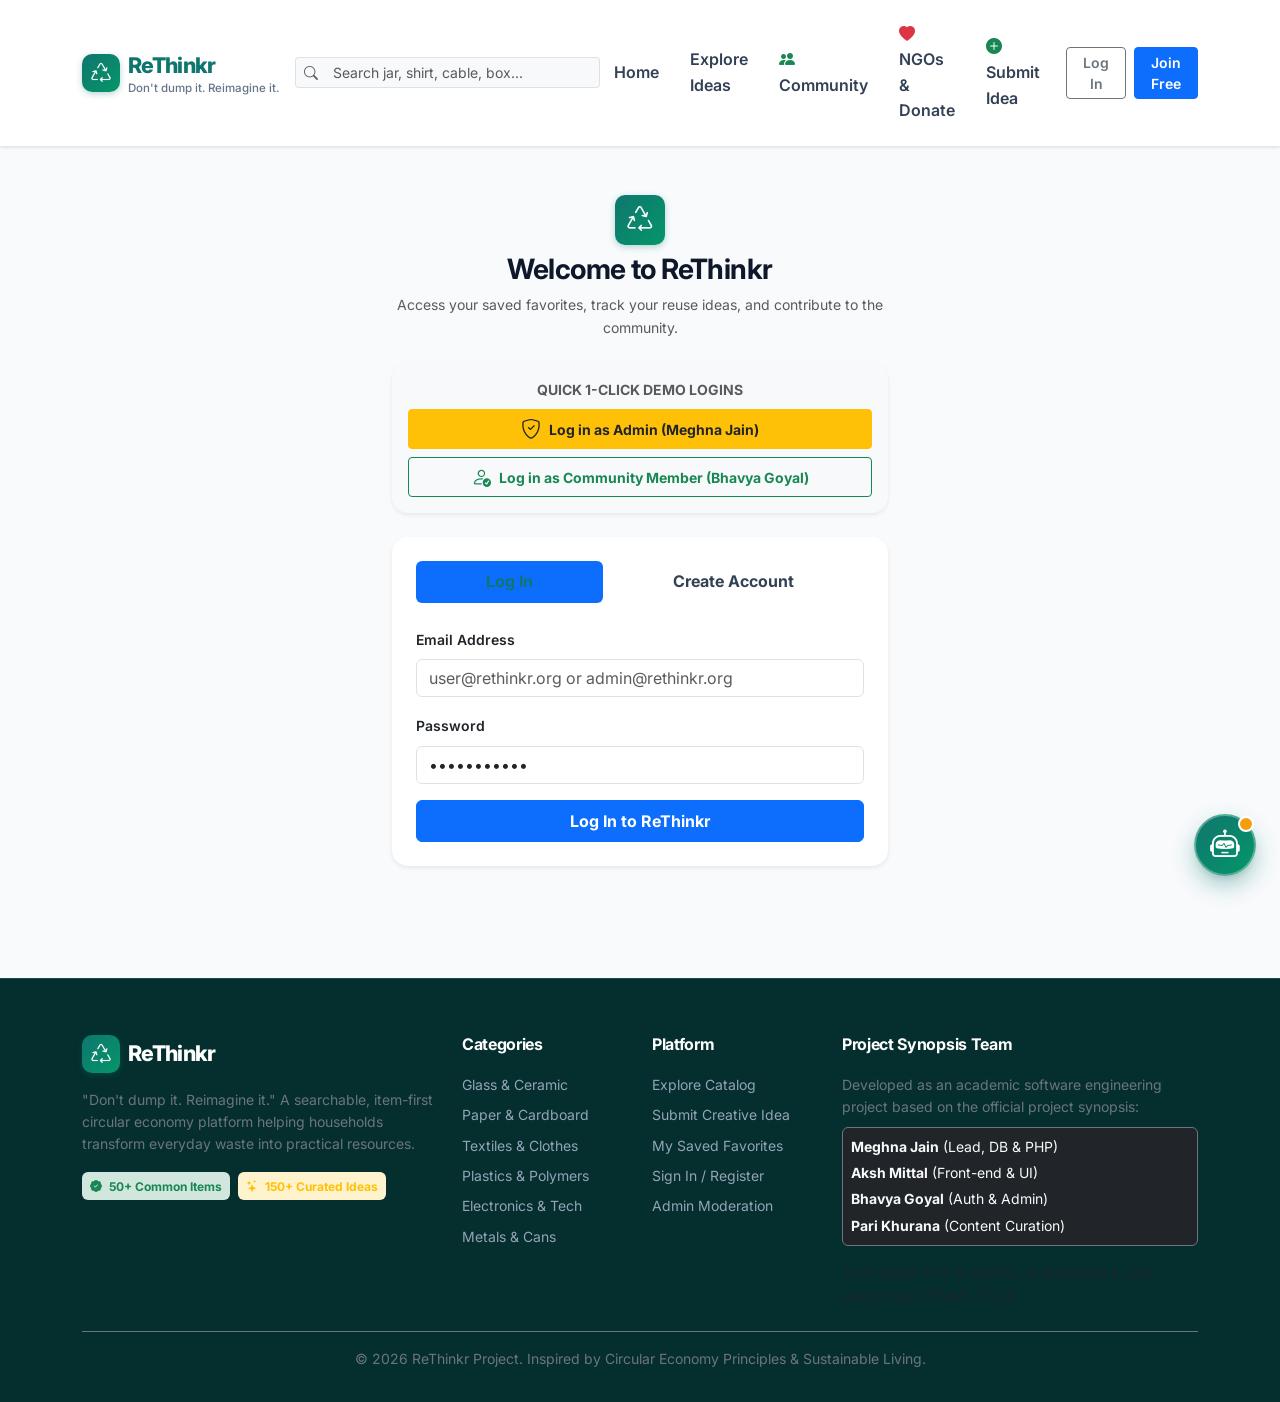
<file: admin.html>
<!DOCTYPE html>
<html lang="en">
<head>
  <meta charset="UTF-8">
  <meta name="viewport" content="width=device-width, initial-scale=1.0">
  <title>ReThinkr - Don't dump it. Reimagine it.</title>
  <!-- Bootstrap 5 CSS -->
  <link href="https://cdn.jsdelivr.net/npm/bootstrap@5.3.2/dist/css/bootstrap.min.css" rel="stylesheet">
  <!-- Bootstrap Icons -->
  <link href="https://cdn.jsdelivr.net/npm/bootstrap-icons@1.11.3/font/bootstrap-icons.min.css" rel="stylesheet">
  <!-- Google Fonts: Inter -->
  <link rel="preconnect" href="https://fonts.googleapis.com">
  <link rel="preconnect" href="https://fonts.gstatic.com" crossorigin>
  <link href="https://fonts.googleapis.com/css2?family=Inter:wght@400;500;600;700;800&display=swap" rel="stylesheet">
  <!-- Custom Stylesheet -->
  <link rel="stylesheet" href="assets/css/style.css">
</head>
<body>

  <!-- Navigation Bar -->
  <nav class="navbar navbar-expand-lg navbar-rethinkr">
    <div class="container">
      <a class="navbar-brand d-flex align-items-center gap-2 text-decoration-none" href="index.html">
        <div class="brand-badge"><i class="bi bi-recycle"></i></div>
        <div>
          <span class="brand-title">ReThinkr</span>
          <span class="brand-tagline">Don't dump it. Reimagine it.</span>
        </div>
      </a>

      <button class="navbar-toggler" type="button" data-bs-toggle="collapse" data-bs-target="#navbarMain">
        <span class="navbar-toggler-icon"></span>
      </button>

      <div class="collapse navbar-collapse" id="navbarMain">
        <!-- Center Autocomplete Search Bar -->
        <div class="mx-auto my-2 my-lg-0 position-relative" style="max-width: 380px; width: 100%;">
          <div class="input-group input-group-sm">
            <span class="input-group-text bg-light border-end-0 text-muted"><i class="bi bi-search"></i></span>
            <input type="text" id="global-search-input" class="form-control bg-light border-start-0" placeholder="Search jar, shirt, cable, box..." autocomplete="off">
          </div>
          <div id="global-search-dropdown" class="autocomplete-dropdown"></div>
        </div>

        <ul class="navbar-nav ms-auto align-items-lg-center gap-1">
          <li class="nav-item">
            <a class="nav-link " href="index.html">Home</a>
          </li>
          <li class="nav-item">
            <a class="nav-link " href="search.html">Explore Ideas</a>
          </li>
          <li class="nav-item">
            <a class="nav-link" href="community.html"><i class="bi bi-people-fill text-success me-1"></i>Community</a>
          </li>
          <li class="nav-item">
            <a class="nav-link" href="ngo.html"><i class="bi bi-heart-fill text-danger me-1"></i>NGOs & Donate</a>
          </li>
          <li class="nav-item">
            <a class="nav-link " href="submit.html">
              <i class="bi bi-plus-circle-fill text-success me-1"></i>Submit Idea
            </a>
          </li>
          <li class="nav-item ms-lg-2 mt-2 mt-lg-0" id="nav-user-area">
            <!-- Populated dynamically by app.js -->
            <a href="login.html" class="btn btn-outline-secondary btn-sm px-3 fw-semibold">Log In</a>
          </li>
        </ul>
      </div>
    </div>
  </nav>
  <main>

  <div class="bg-white border-bottom py-4">
    <div class="container">
      <div class="d-flex justify-content-between align-items-center">
        <div>
          <span class="badge bg-warning text-dark fw-bold mb-1"><i class="bi bi-shield-check me-1"></i> Admin & Moderation Panel</span>
          <h2 class="fw-bold mb-0">System Dashboard & Quality Control</h2>
        </div>
        <a href="index.html" class="btn btn-outline-secondary btn-sm"><i class="bi bi-arrow-left me-1"></i> Back to Site</a>
      </div>
    </div>
  </div>

  <div class="container py-4">
    <!-- Stat Widgets -->
    <div class="row g-3 mb-4">
      <div class="col-6 col-lg-3">
        <div class="stat-widget">
          <div class="stat-widget-icon bg-primary-subtle text-primary">
            <i class="bi bi-box-seam"></i>
          </div>
          <div>
            <h3 class="fw-bold mb-0" id="admin-stat-items">52</h3>
            <span class="text-muted small">Cataloged Items</span>
          </div>
        </div>
      </div>

      <div class="col-6 col-lg-3">
        <div class="stat-widget">
          <div class="stat-widget-icon bg-success-subtle text-success">
            <i class="bi bi-lightbulb"></i>
          </div>
          <div>
            <h3 class="fw-bold mb-0" id="admin-stat-ideas">156</h3>
            <span class="text-muted small">Approved Ideas</span>
          </div>
        </div>
      </div>

      <div class="col-6 col-lg-3">
        <div class="stat-widget">
          <div class="stat-widget-icon bg-warning-subtle text-warning">
            <i class="bi bi-hourglass-split"></i>
          </div>
          <div>
            <h3 class="fw-bold mb-0" id="admin-stat-pending">0</h3>
            <span class="text-muted small">Pending Review</span>
          </div>
        </div>
      </div>

      <div class="col-6 col-lg-3">
        <div class="stat-widget">
          <div class="stat-widget-icon bg-info-subtle text-info">
            <i class="bi bi-people"></i>
          </div>
          <div>
            <h3 class="fw-bold mb-0">420+</h3>
            <span class="text-muted small">Registered Users</span>
          </div>
        </div>
      </div>
    </div>

    <div class="row g-4">
      <!-- Moderation Queue -->
      <div class="col-lg-8">
        <div class="card border-0 shadow-sm rounded-4 p-4">
          <div class="d-flex justify-content-between align-items-center mb-3">
            <h5 class="fw-bold mb-0"><i class="bi bi-check2-circle text-warning me-2"></i>Community Moderation Queue</h5>
            <span class="badge bg-light text-dark border">Agile Review</span>
          </div>
          <p class="text-muted small mb-3">
            Review user-submitted reuse and repair ideas. Once approved, the idea becomes immediately live and searchable across all filters.
          </p>
          <div id="admin-moderation-queue">
            <!-- Rendered dynamically by app.js -->
          </div>
        </div>
      </div>

      <!-- Category Breakdown & Catalog Stats -->
      <div class="col-lg-4">
        <div class="card border-0 shadow-sm rounded-4 p-4 mb-4">
          <h5 class="fw-bold mb-3"><i class="bi bi-pie-chart text-primary me-2"></i>Category Distribution</h5>
          <div id="admin-category-dist">
            <!-- Progress bars rendered by app.js -->
          </div>
        </div>

        <div class="card border-0 shadow-sm rounded-4 p-4 bg-light">
          <h6 class="fw-bold mb-2"><i class="bi bi-info-circle me-1"></i> Project Synopsis Note</h6>
          <p class="small text-muted mb-0">
            Meghna Jain (Project Lead), Aksh Mittal (Front End), Bhavya Goyal (Auth & Moderation), and Pari Khurana (Curated Database). Module 6: Admin & Moderation handles item management and approves/rejects submissions.
          </p>
        </div>
      </div>
    </div>
  </div>

  </main>

  <!-- Footer -->
  <footer class="footer-rethinkr">
    <div class="container">
      <div class="row g-4 mb-4">
        <div class="col-lg-4">
          <div class="d-flex align-items-center gap-2 mb-3">
            <div class="brand-badge"><i class="bi bi-recycle"></i></div>
            <span class="brand-title text-white">ReThinkr</span>
          </div>
          <p class="text-secondary small mb-3">
            "Don't dump it. Reimagine it." A searchable, item-first circular economy platform helping households transform everyday waste into practical resources.
          </p>
          <div class="d-flex gap-2">
            <span class="badge bg-success-subtle text-success p-2"><i class="bi bi-patch-check-fill me-1"></i> 50+ Common Items</span>
            <span class="badge bg-warning-subtle text-warning p-2"><i class="bi bi-stars me-1"></i> 150+ Curated Ideas</span>
          </div>
        </div>

        <div class="col-6 col-md-3 col-lg-2">
          <h6>Categories</h6>
          <ul class="list-unstyled small">
            <li class="mb-2"><a href="search.html?category=glass">Glass & Ceramic</a></li>
            <li class="mb-2"><a href="search.html?category=paper">Paper & Cardboard</a></li>
            <li class="mb-2"><a href="search.html?category=textiles">Textiles & Clothes</a></li>
            <li class="mb-2"><a href="search.html?category=plastics">Plastics & Polymers</a></li>
            <li class="mb-2"><a href="search.html?category=electronics">Electronics & Tech</a></li>
            <li class="mb-2"><a href="search.html?category=metals">Metals & Cans</a></li>
          </ul>
        </div>

        <div class="col-6 col-md-3 col-lg-2">
          <h6>Platform</h6>
          <ul class="list-unstyled small">
            <li class="mb-2"><a href="search.html">Explore Catalog</a></li>
            <li class="mb-2"><a href="submit.html">Submit Creative Idea</a></li>
            <li class="mb-2"><a href="profile.html">My Saved Favorites</a></li>
            <li class="mb-2"><a href="login.html">Sign In / Register</a></li>
            <li class="mb-2"><a href="admin.html">Admin Moderation</a></li>
          </ul>
        </div>

        <div class="col-lg-4">
          <h6>Project Synopsis Team</h6>
          <p class="text-secondary small mb-2">Developed as an academic software engineering project based on the official project synopsis:</p>
          <div class="card bg-dark border-secondary p-2 small text-light mb-3">
            <div class="d-flex justify-content-between mb-1">
              <span><b>Meghna Jain</b> (Lead, DB & PHP)</span>
              <span class="text-muted">35717702024</span>
            </div>
            <div class="d-flex justify-content-between mb-1">
              <span><b>Aksh Mittal</b> (Front-end & UI)</span>
              <span class="text-muted">35517702024</span>
            </div>
            <div class="d-flex justify-content-between mb-1">
              <span><b>Bhavya Goyal</b> (Auth & Admin)</span>
              <span class="text-muted">36517702024</span>
            </div>
            <div class="d-flex justify-content-between">
              <span><b>Pari Khurana</b> (Content Curation)</span>
              <span class="text-muted">52617702024</span>
            </div>
          </div>
          <div class="small text-muted">
            Tech Stack: PHP 8, MySQL 8, Bootstrap 5, ES6 JavaScript, HTML5, CSS3.
          </div>
        </div>
      </div>

      <div class="border-top border-secondary pt-3 text-center small text-secondary">
        &copy; 2026 ReThinkr Project. Inspired by Circular Economy Principles & Sustainable Living.
      </div>
    </div>
  </footer>

  <!-- Bootstrap 5 JS Bundle -->
  <script src="https://cdn.jsdelivr.net/npm/bootstrap@5.3.2/dist/js/bootstrap.bundle.min.js"></script>
  <!-- Application Core Script -->
  <script src="data/items_data.js"></script>
  <script src="data/ngo_data.js"></script>
  <script src="assets/js/app.js"></script>
</body>
</html>
</file>
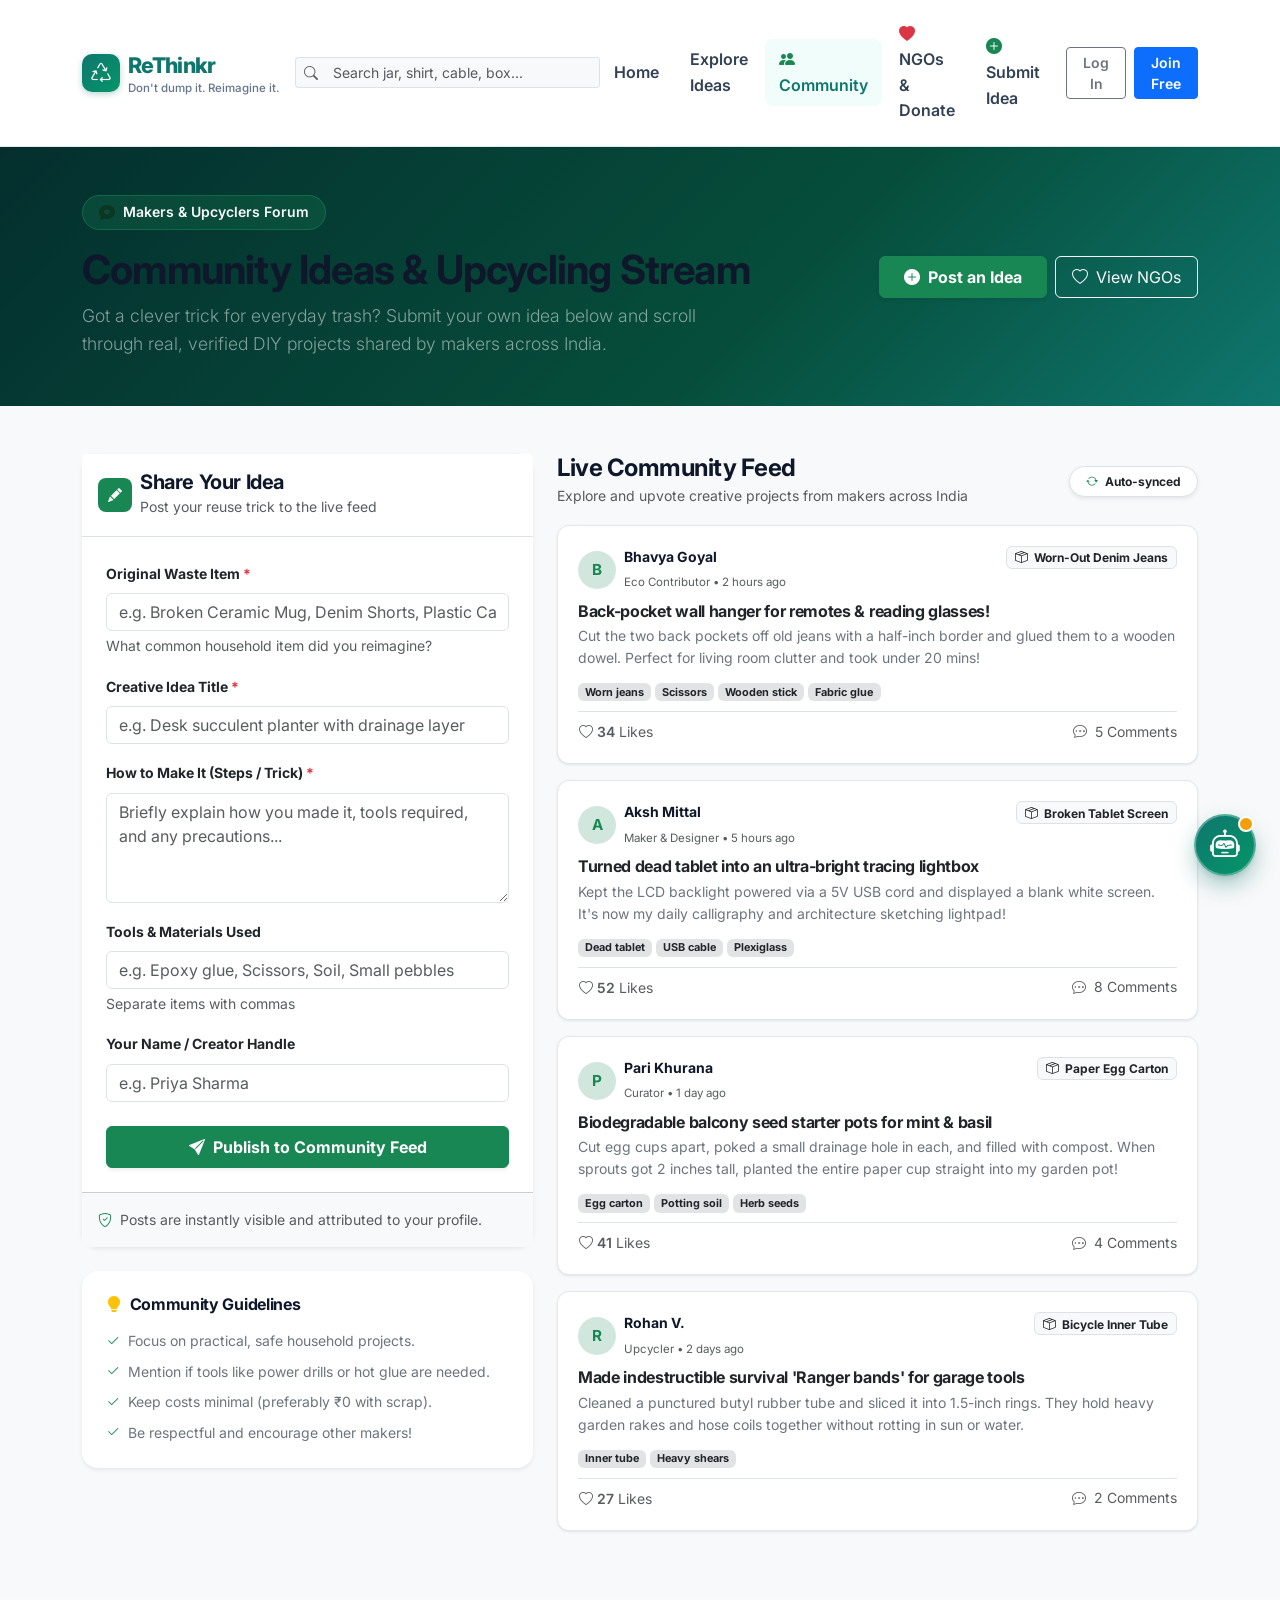
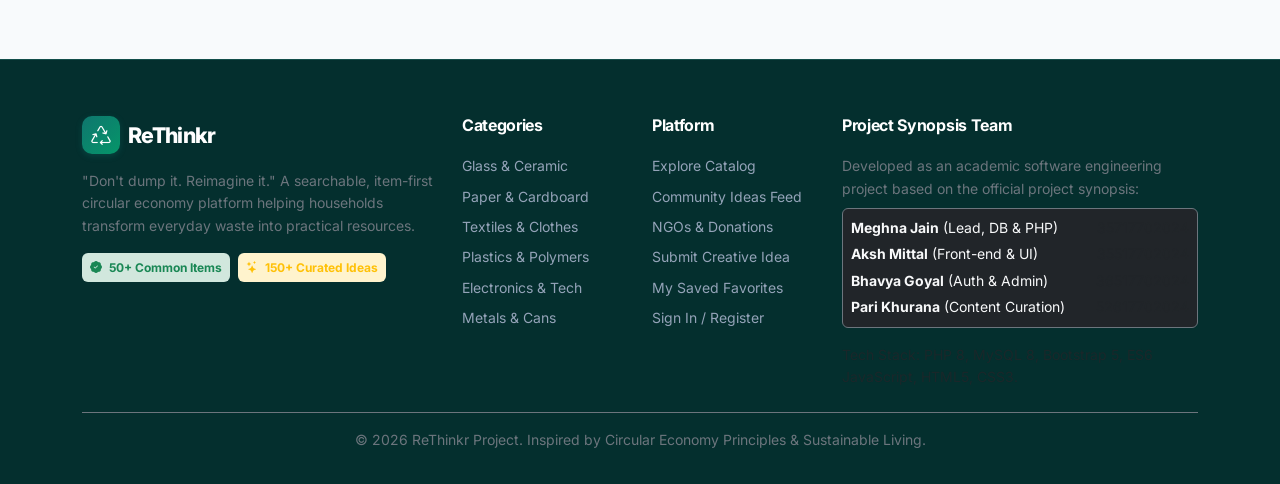
<file: community.html>
<!DOCTYPE html>
<html lang="en">
<head>
  <meta charset="UTF-8">
  <meta name="viewport" content="width=device-width, initial-scale=1.0">
  <title>Community Ideas Feed | ReThinkr</title>
  <!-- Bootstrap 5 CSS -->
  <link href="https://cdn.jsdelivr.net/npm/bootstrap@5.3.2/dist/css/bootstrap.min.css" rel="stylesheet">
  <!-- Bootstrap Icons -->
  <link href="https://cdn.jsdelivr.net/npm/bootstrap-icons@1.11.3/font/bootstrap-icons.min.css" rel="stylesheet">
  <!-- Google Fonts: Inter -->
  <link rel="preconnect" href="https://fonts.googleapis.com">
  <link rel="preconnect" href="https://fonts.gstatic.com" crossorigin>
  <link href="https://fonts.googleapis.com/css2?family=Inter:wght@400;500;600;700;800&display=swap" rel="stylesheet">
  <!-- Custom Stylesheet -->
  <link rel="stylesheet" href="assets/css/style.css">
</head>
<body>

  <!-- Navigation Bar -->
  <nav class="navbar navbar-expand-lg navbar-rethinkr">
    <div class="container">
      <a class="navbar-brand d-flex align-items-center gap-2 text-decoration-none" href="index.html">
        <div class="brand-badge"><i class="bi bi-recycle"></i></div>
        <div>
          <span class="brand-title">ReThinkr</span>
          <span class="brand-tagline">Don't dump it. Reimagine it.</span>
        </div>
      </a>

      <button class="navbar-toggler" type="button" data-bs-toggle="collapse" data-bs-target="#navbarMain">
        <span class="navbar-toggler-icon"></span>
      </button>

      <div class="collapse navbar-collapse" id="navbarMain">
        <!-- Center Autocomplete Search Bar -->
        <div class="mx-auto my-2 my-lg-0 position-relative" style="max-width: 380px; width: 100%;">
          <div class="input-group input-group-sm">
            <span class="input-group-text bg-light border-end-0 text-muted"><i class="bi bi-search"></i></span>
            <input type="text" id="global-search-input" class="form-control bg-light border-start-0" placeholder="Search jar, shirt, cable, box..." autocomplete="off">
          </div>
          <div id="global-search-dropdown" class="autocomplete-dropdown"></div>
        </div>

        <ul class="navbar-nav ms-auto align-items-lg-center gap-1">
          <li class="nav-item">
            <a class="nav-link" href="index.html">Home</a>
          </li>
          <li class="nav-item">
            <a class="nav-link" href="search.html">Explore Ideas</a>
          </li>
          <li class="nav-item">
            <a class="nav-link active" href="community.html"><i class="bi bi-people-fill text-success me-1"></i>Community</a>
          </li>
          <li class="nav-item">
            <a class="nav-link" href="ngo.html"><i class="bi bi-heart-fill text-danger me-1"></i>NGOs & Donate</a>
          </li>
          <li class="nav-item">
            <a class="nav-link" href="submit.html">
              <i class="bi bi-plus-circle-fill text-success me-1"></i>Submit Idea
            </a>
          </li>
          <li class="nav-item ms-lg-2 mt-2 mt-lg-0" id="nav-user-area">
            <a href="login.html" class="btn btn-outline-secondary btn-sm px-3 fw-semibold">Log In</a>
          </li>
        </ul>
      </div>
    </div>
  </nav>

  <main>
    <!-- Header Banner -->
    <section class="py-5 text-white" style="background: linear-gradient(135deg, #042f2e 0%, #064e3b 60%, #0f766e 100%);">
      <div class="container">
        <div class="row align-items-center">
          <div class="col-lg-8">
            <div class="d-inline-flex align-items-center gap-2 bg-success bg-opacity-25 border border-success border-opacity-50 px-3 py-1 rounded-pill mb-3">
              <i class="bi bi-chat-heart-fill text-success-emphasis"></i>
              <span class="small fw-semibold text-light">Makers & Upcyclers Forum</span>
            </div>
            <h1 class="display-6 fw-bold mb-2">Community Ideas & Upcycling Stream</h1>
            <p class="lead text-white-50 mb-0" style="font-size: 1.1rem; max-width: 650px;">
              Got a clever trick for everyday trash? Submit your own idea below and scroll through real, verified DIY projects shared by makers across India.
            </p>
          </div>
          <div class="col-lg-4 text-lg-end mt-4 mt-lg-0">
            <div class="d-flex gap-2 justify-content-lg-end">
              <a href="#submit-column" class="btn btn-success fw-bold px-4 py-2 shadow-sm">
                <i class="bi bi-plus-circle-fill me-1"></i> Post an Idea
              </a>
              <a href="ngo.html" class="btn btn-outline-light px-3 py-2">
                <i class="bi bi-heart me-1"></i> View NGOs
              </a>
            </div>
          </div>
        </div>
      </div>
    </section>

    <!-- Main 2-Column Content -->
    <section class="py-5 bg-light">
      <div class="container">
        <div class="row g-4">
          <!-- LEFT COLUMN: Submit Your Own Idea Form & Helper Cards -->
          <div class="col-lg-5" id="submit-column">
            <div class="card border-0 shadow-sm rounded-4 mb-4 sticky-top" style="top: 20px; z-index: 10;">
              <div class="card-header bg-white border-bottom p-3">
                <div class="d-flex align-items-center gap-2">
                  <div class="bg-success text-white p-2 rounded-3 d-flex align-items-center justify-content-center" style="width: 34px; height: 34px;">
                    <i class="bi bi-pencil-fill small"></i>
                  </div>
                  <div>
                    <h5 class="fw-bold mb-0">Share Your Idea</h5>
                    <small class="text-muted">Post your reuse trick to the live feed</small>
                  </div>
                </div>
              </div>

              <div class="card-body p-4">
                <form id="community-quick-form">
                  <div class="mb-3">
                    <label class="form-label fw-bold small">Original Waste Item <span class="text-danger">*</span></label>
                    <input type="text" name="item" class="form-control" placeholder="e.g. Broken Ceramic Mug, Denim Shorts, Plastic Can" required>
                    <div class="form-text">What common household item did you reimagine?</div>
                  </div>

                  <div class="mb-3">
                    <label class="form-label fw-bold small">Creative Idea Title <span class="text-danger">*</span></label>
                    <input type="text" name="title" class="form-control" placeholder="e.g. Desk succulent planter with drainage layer" required>
                  </div>

                  <div class="mb-3">
                    <label class="form-label fw-bold small">How to Make It (Steps / Trick) <span class="text-danger">*</span></label>
                    <textarea name="content" class="form-control" rows="4" placeholder="Briefly explain how you made it, tools required, and any precautions..." required></textarea>
                  </div>

                  <div class="mb-3">
                    <label class="form-label fw-bold small">Tools & Materials Used</label>
                    <input type="text" name="tools" class="form-control" placeholder="e.g. Epoxy glue, Scissors, Soil, Small pebbles">
                    <div class="form-text">Separate items with commas</div>
                  </div>

                  <div class="mb-4">
                    <label class="form-label fw-bold small">Your Name / Creator Handle</label>
                    <input type="text" name="author" class="form-control" placeholder="e.g. Priya Sharma">
                  </div>

                  <button type="submit" class="btn btn-success w-100 py-2 fw-bold shadow-sm">
                    <i class="bi bi-send-fill me-1"></i> Publish to Community Feed
                  </button>
                </form>
              </div>

              <div class="card-footer bg-light p-3 small text-muted">
                <i class="bi bi-shield-check text-success me-1"></i> Posts are instantly visible and attributed to your profile.
              </div>
            </div>

            <!-- Community Guidelines Card -->
            <div class="card border-0 shadow-sm rounded-4 p-4 bg-white">
              <h6 class="fw-bold mb-3"><i class="bi bi-lightbulb-fill text-warning me-2"></i>Community Guidelines</h6>
              <ul class="list-unstyled small text-secondary mb-0">
                <li class="mb-2"><i class="bi bi-check2 text-success me-2"></i>Focus on practical, safe household projects.</li>
                <li class="mb-2"><i class="bi bi-check2 text-success me-2"></i>Mention if tools like power drills or hot glue are needed.</li>
                <li class="mb-2"><i class="bi bi-check2 text-success me-2"></i>Keep costs minimal (preferably ₹0 with scrap).</li>
                <li><i class="bi bi-check2 text-success me-2"></i>Be respectful and encourage other makers!</li>
              </ul>
            </div>
          </div>

          <!-- RIGHT COLUMN: Scroll Through Other Users' Ideas -->
          <div class="col-lg-7">
            <div class="d-flex justify-content-between align-items-center mb-3">
              <div>
                <h4 class="fw-bold mb-0">Live Community Feed</h4>
                <small class="text-muted">Explore and upvote creative projects from makers across India</small>
              </div>
              <span class="badge bg-white text-dark border px-3 py-2 rounded-pill shadow-sm">
                <i class="bi bi-arrow-repeat text-success me-1"></i> Auto-synced
              </span>
            </div>

            <!-- Scrollable Community Feed Container -->
            <div id="community-main-feed" class="community-scroll-container">
              <!-- Populated dynamically by ReThinkr.renderCommunityPage() -->
            </div>
          </div>
        </div>
      </div>
    </section>
  </main>

  <!-- Footer -->
  <footer class="footer-rethinkr">
    <div class="container">
      <div class="row g-4 mb-4">
        <div class="col-lg-4">
          <div class="d-flex align-items-center gap-2 mb-3">
            <div class="brand-badge"><i class="bi bi-recycle"></i></div>
            <span class="brand-title text-white">ReThinkr</span>
          </div>
          <p class="text-secondary small mb-3">
            "Don't dump it. Reimagine it." A searchable, item-first circular economy platform helping households transform everyday waste into practical resources.
          </p>
          <div class="d-flex gap-2">
            <span class="badge bg-success-subtle text-success p-2"><i class="bi bi-patch-check-fill me-1"></i> 50+ Common Items</span>
            <span class="badge bg-warning-subtle text-warning p-2"><i class="bi bi-stars me-1"></i> 150+ Curated Ideas</span>
          </div>
        </div>

        <div class="col-6 col-md-3 col-lg-2">
          <h6>Categories</h6>
          <ul class="list-unstyled small">
            <li class="mb-2"><a href="search.html?category=glass">Glass & Ceramic</a></li>
            <li class="mb-2"><a href="search.html?category=paper">Paper & Cardboard</a></li>
            <li class="mb-2"><a href="search.html?category=textiles">Textiles & Clothes</a></li>
            <li class="mb-2"><a href="search.html?category=plastics">Plastics & Polymers</a></li>
            <li class="mb-2"><a href="search.html?category=electronics">Electronics & Tech</a></li>
            <li class="mb-2"><a href="search.html?category=metals">Metals & Cans</a></li>
          </ul>
        </div>

        <div class="col-6 col-md-3 col-lg-2">
          <h6>Platform</h6>
          <ul class="list-unstyled small">
            <li class="mb-2"><a href="search.html">Explore Catalog</a></li>
            <li class="mb-2"><a href="community.html">Community Ideas Feed</a></li>
            <li class="mb-2"><a href="ngo.html">NGOs & Donations</a></li>
            <li class="mb-2"><a href="submit.html">Submit Creative Idea</a></li>
            <li class="mb-2"><a href="profile.html">My Saved Favorites</a></li>
            <li class="mb-2"><a href="login.html">Sign In / Register</a></li>
          </ul>
        </div>

        <div class="col-lg-4">
          <h6>Project Synopsis Team</h6>
          <p class="text-secondary small mb-2">Developed as an academic software engineering project based on the official project synopsis:</p>
          <div class="card bg-dark border-secondary p-2 small text-light mb-3">
            <div class="d-flex justify-content-between mb-1">
              <span><b>Meghna Jain</b> (Lead, DB & PHP)</span>
              <span class="text-muted">35717702024</span>
            </div>
            <div class="d-flex justify-content-between mb-1">
              <span><b>Aksh Mittal</b> (Front-end & UI)</span>
              <span class="text-muted">35517702024</span>
            </div>
            <div class="d-flex justify-content-between mb-1">
              <span><b>Bhavya Goyal</b> (Auth & Admin)</span>
              <span class="text-muted">36517702024</span>
            </div>
            <div class="d-flex justify-content-between">
              <span><b>Pari Khurana</b> (Content Curation)</span>
              <span class="text-muted">52617702024</span>
            </div>
          </div>
          <div class="small text-muted">
            Tech Stack: PHP 8, MySQL 8, Bootstrap 5, ES6 JavaScript, HTML5, CSS3.
          </div>
        </div>
      </div>

      <div class="border-top border-secondary pt-3 text-center small text-secondary">
        &copy; 2026 ReThinkr Project. Inspired by Circular Economy Principles & Sustainable Living.
      </div>
    </div>
  </footer>

  <!-- Bootstrap 5 JS Bundle -->
  <script src="https://cdn.jsdelivr.net/npm/bootstrap@5.3.2/dist/js/bootstrap.bundle.min.js"></script>
  <!-- Application Core Script -->
  <script src="data/items_data.js"></script>
  <script src="data/ngo_data.js"></script>
  <script src="assets/js/app.js"></script>
</body>
</html>
</file>
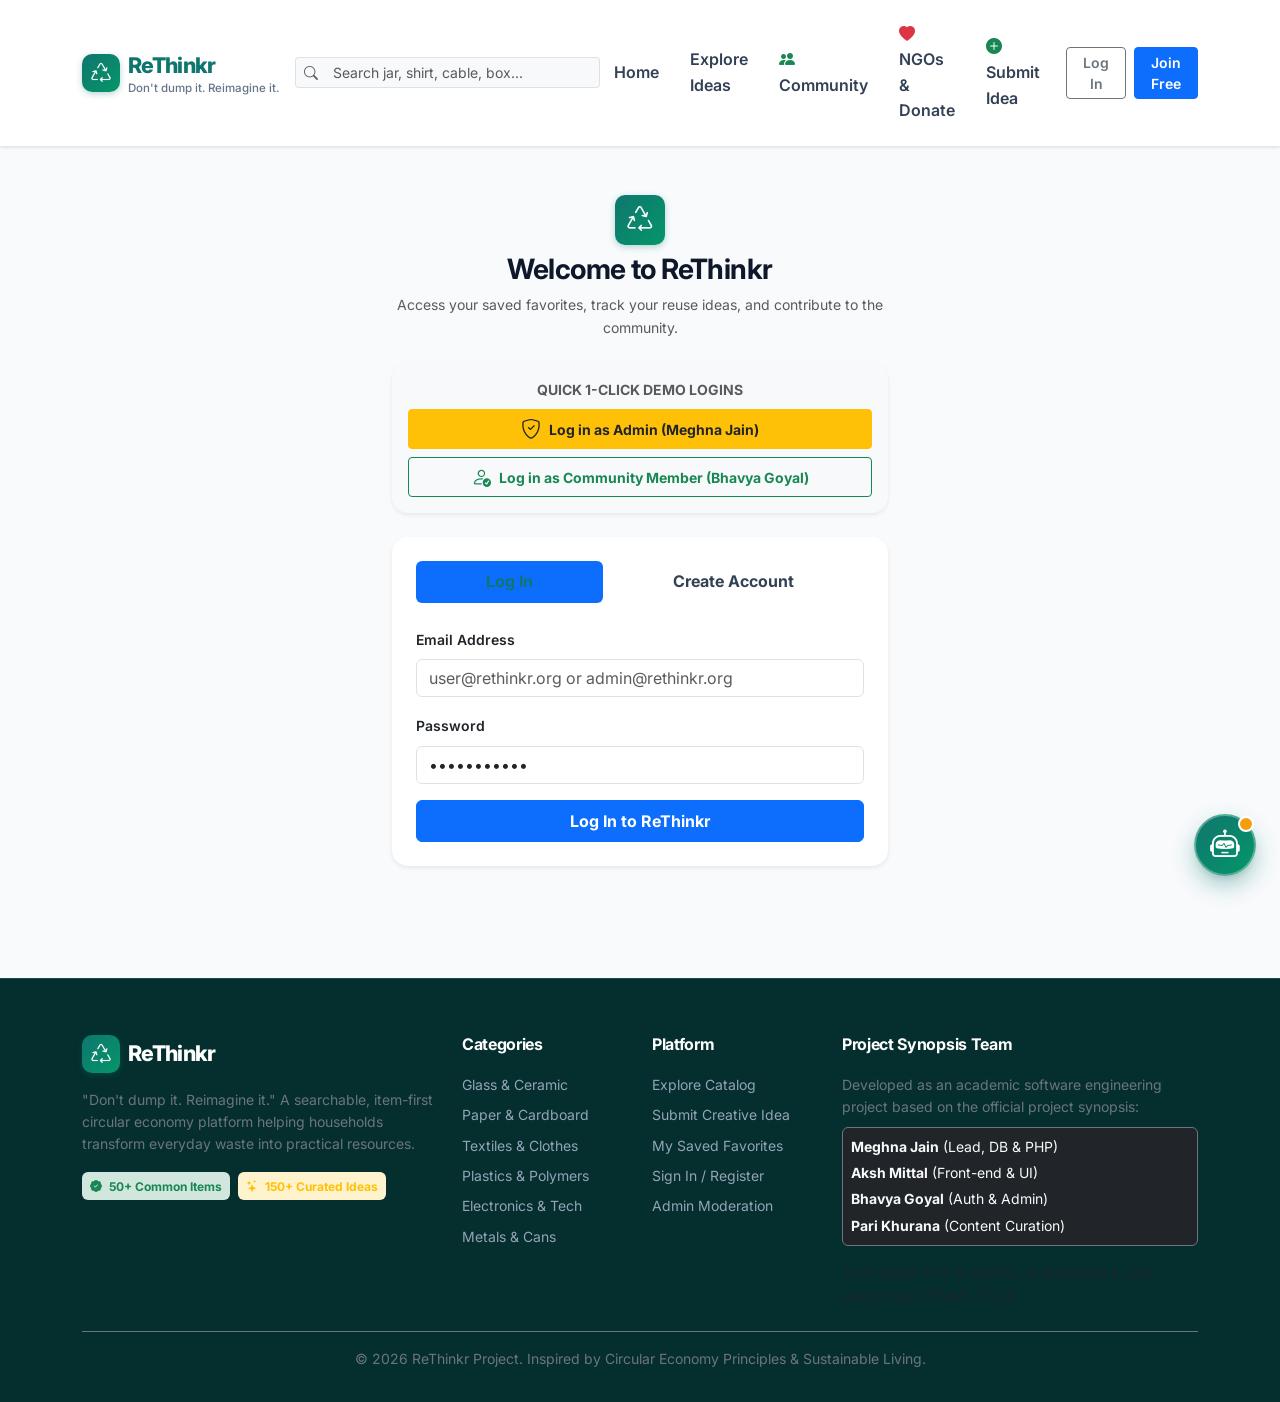
<file: login.html>
<!DOCTYPE html>
<html lang="en">
<head>
  <meta charset="UTF-8">
  <meta name="viewport" content="width=device-width, initial-scale=1.0">
  <title>ReThinkr - Don't dump it. Reimagine it.</title>
  <!-- Bootstrap 5 CSS -->
  <link href="https://cdn.jsdelivr.net/npm/bootstrap@5.3.2/dist/css/bootstrap.min.css" rel="stylesheet">
  <!-- Bootstrap Icons -->
  <link href="https://cdn.jsdelivr.net/npm/bootstrap-icons@1.11.3/font/bootstrap-icons.min.css" rel="stylesheet">
  <!-- Google Fonts: Inter -->
  <link rel="preconnect" href="https://fonts.googleapis.com">
  <link rel="preconnect" href="https://fonts.gstatic.com" crossorigin>
  <link href="https://fonts.googleapis.com/css2?family=Inter:wght@400;500;600;700;800&display=swap" rel="stylesheet">
  <!-- Custom Stylesheet -->
  <link rel="stylesheet" href="assets/css/style.css">
</head>
<body>

  <!-- Navigation Bar -->
  <nav class="navbar navbar-expand-lg navbar-rethinkr">
    <div class="container">
      <a class="navbar-brand d-flex align-items-center gap-2 text-decoration-none" href="index.html">
        <div class="brand-badge"><i class="bi bi-recycle"></i></div>
        <div>
          <span class="brand-title">ReThinkr</span>
          <span class="brand-tagline">Don't dump it. Reimagine it.</span>
        </div>
      </a>

      <button class="navbar-toggler" type="button" data-bs-toggle="collapse" data-bs-target="#navbarMain">
        <span class="navbar-toggler-icon"></span>
      </button>

      <div class="collapse navbar-collapse" id="navbarMain">
        <!-- Center Autocomplete Search Bar -->
        <div class="mx-auto my-2 my-lg-0 position-relative" style="max-width: 380px; width: 100%;">
          <div class="input-group input-group-sm">
            <span class="input-group-text bg-light border-end-0 text-muted"><i class="bi bi-search"></i></span>
            <input type="text" id="global-search-input" class="form-control bg-light border-start-0" placeholder="Search jar, shirt, cable, box..." autocomplete="off">
          </div>
          <div id="global-search-dropdown" class="autocomplete-dropdown"></div>
        </div>

        <ul class="navbar-nav ms-auto align-items-lg-center gap-1">
          <li class="nav-item">
            <a class="nav-link " href="index.html">Home</a>
          </li>
          <li class="nav-item">
            <a class="nav-link " href="search.html">Explore Ideas</a>
          </li>
          <li class="nav-item">
            <a class="nav-link" href="community.html"><i class="bi bi-people-fill text-success me-1"></i>Community</a>
          </li>
          <li class="nav-item">
            <a class="nav-link" href="ngo.html"><i class="bi bi-heart-fill text-danger me-1"></i>NGOs & Donate</a>
          </li>
          <li class="nav-item">
            <a class="nav-link " href="submit.html">
              <i class="bi bi-plus-circle-fill text-success me-1"></i>Submit Idea
            </a>
          </li>
          <li class="nav-item ms-lg-2 mt-2 mt-lg-0" id="nav-user-area">
            <!-- Populated dynamically by app.js -->
            <a href="login.html" class="btn btn-outline-secondary btn-sm px-3 fw-semibold">Log In</a>
          </li>
        </ul>
      </div>
    </div>
  </nav>
  <main>

  <div class="container py-5" style="max-width: 520px;">
    <div class="text-center mb-4">
      <div class="brand-badge mx-auto mb-2" style="width: 50px; height: 50px; font-size: 1.6rem;"><i class="bi bi-recycle"></i></div>
      <h3 class="fw-bold">Welcome to ReThinkr</h3>
      <p class="text-muted small">Access your saved favorites, track your reuse ideas, and contribute to the community.</p>
    </div>

    <!-- Quick 1-Click Demo Login Banner -->
    <div class="card bg-light border-0 p-3 rounded-4 mb-4 shadow-sm">
      <div class="small fw-bold text-uppercase text-muted mb-2 text-center">Quick 1-Click Demo Logins</div>
      <div class="d-grid gap-2">
        <button class="btn btn-warning btn-sm fw-bold text-dark d-flex align-items-center justify-content-center gap-2" onclick="ReThinkr.quickLogin('admin')">
          <i class="bi bi-shield-check fs-5"></i> Log in as Admin (Meghna Jain)
        </button>
        <button class="btn btn-outline-success btn-sm fw-bold d-flex align-items-center justify-content-center gap-2" onclick="ReThinkr.quickLogin('user')">
          <i class="bi bi-person-check fs-5"></i> Log in as Community Member (Bhavya Goyal)
        </button>
      </div>
    </div>

    <div class="card border-0 shadow-sm rounded-4 p-4">
      <ul class="nav nav-pills nav-fill mb-4" id="auth-pills">
        <li class="nav-item">
          <button class="nav-link active fw-bold" id="pills-login-tab" data-bs-toggle="pill" data-bs-target="#pills-login">Log In</button>
        </li>
        <li class="nav-item">
          <button class="nav-link fw-bold" id="pills-register-tab" data-bs-toggle="pill" data-bs-target="#pills-register">Create Account</button>
        </li>
      </ul>

      <div class="tab-content">
        <!-- Login Form -->
        <div class="tab-pane fade show active" id="pills-login">
          <form id="login-form">
            <div class="mb-3">
              <label class="form-label fw-semibold small">Email Address</label>
              <input type="email" id="login-email" class="form-control" placeholder="user@rethinkr.org or admin@rethinkr.org" required>
            </div>
            <div class="mb-3">
              <label class="form-label fw-semibold small">Password</label>
              <input type="password" id="login-password" class="form-control" placeholder="Enter password" required value="password123">
            </div>
            <button type="submit" class="btn btn-primary w-100 fw-bold py-2">Log In to ReThinkr</button>
          </form>
        </div>

        <!-- Register Form -->
        <div class="tab-pane fade" id="pills-register">
          <form id="register-form">
            <div class="mb-3">
              <label class="form-label fw-semibold small">Full Name</label>
              <input type="text" id="reg-name" class="form-control" placeholder="e.g. Aksh Mittal" required>
            </div>
            <div class="mb-3">
              <label class="form-label fw-semibold small">Email Address</label>
              <input type="email" id="reg-email" class="form-control" placeholder="yourname@gmail.com" required>
            </div>
            <div class="mb-3">
              <label class="form-label fw-semibold small">Password</label>
              <input type="password" id="reg-password" class="form-control" placeholder="Create a password" required value="mypassword">
            </div>
            <button type="submit" class="btn btn-success w-100 fw-bold py-2">Create Free Account</button>
          </form>
        </div>
      </div>
    </div>
  </div>

  </main>

  <!-- Footer -->
  <footer class="footer-rethinkr">
    <div class="container">
      <div class="row g-4 mb-4">
        <div class="col-lg-4">
          <div class="d-flex align-items-center gap-2 mb-3">
            <div class="brand-badge"><i class="bi bi-recycle"></i></div>
            <span class="brand-title text-white">ReThinkr</span>
          </div>
          <p class="text-secondary small mb-3">
            "Don't dump it. Reimagine it." A searchable, item-first circular economy platform helping households transform everyday waste into practical resources.
          </p>
          <div class="d-flex gap-2">
            <span class="badge bg-success-subtle text-success p-2"><i class="bi bi-patch-check-fill me-1"></i> 50+ Common Items</span>
            <span class="badge bg-warning-subtle text-warning p-2"><i class="bi bi-stars me-1"></i> 150+ Curated Ideas</span>
          </div>
        </div>

        <div class="col-6 col-md-3 col-lg-2">
          <h6>Categories</h6>
          <ul class="list-unstyled small">
            <li class="mb-2"><a href="search.html?category=glass">Glass & Ceramic</a></li>
            <li class="mb-2"><a href="search.html?category=paper">Paper & Cardboard</a></li>
            <li class="mb-2"><a href="search.html?category=textiles">Textiles & Clothes</a></li>
            <li class="mb-2"><a href="search.html?category=plastics">Plastics & Polymers</a></li>
            <li class="mb-2"><a href="search.html?category=electronics">Electronics & Tech</a></li>
            <li class="mb-2"><a href="search.html?category=metals">Metals & Cans</a></li>
          </ul>
        </div>

        <div class="col-6 col-md-3 col-lg-2">
          <h6>Platform</h6>
          <ul class="list-unstyled small">
            <li class="mb-2"><a href="search.html">Explore Catalog</a></li>
            <li class="mb-2"><a href="submit.html">Submit Creative Idea</a></li>
            <li class="mb-2"><a href="profile.html">My Saved Favorites</a></li>
            <li class="mb-2"><a href="login.html">Sign In / Register</a></li>
            <li class="mb-2"><a href="admin.html">Admin Moderation</a></li>
          </ul>
        </div>

        <div class="col-lg-4">
          <h6>Project Synopsis Team</h6>
          <p class="text-secondary small mb-2">Developed as an academic software engineering project based on the official project synopsis:</p>
          <div class="card bg-dark border-secondary p-2 small text-light mb-3">
            <div class="d-flex justify-content-between mb-1">
              <span><b>Meghna Jain</b> (Lead, DB & PHP)</span>
              <span class="text-muted">35717702024</span>
            </div>
            <div class="d-flex justify-content-between mb-1">
              <span><b>Aksh Mittal</b> (Front-end & UI)</span>
              <span class="text-muted">35517702024</span>
            </div>
            <div class="d-flex justify-content-between mb-1">
              <span><b>Bhavya Goyal</b> (Auth & Admin)</span>
              <span class="text-muted">36517702024</span>
            </div>
            <div class="d-flex justify-content-between">
              <span><b>Pari Khurana</b> (Content Curation)</span>
              <span class="text-muted">52617702024</span>
            </div>
          </div>
          <div class="small text-muted">
            Tech Stack: PHP 8, MySQL 8, Bootstrap 5, ES6 JavaScript, HTML5, CSS3.
          </div>
        </div>
      </div>

      <div class="border-top border-secondary pt-3 text-center small text-secondary">
        &copy; 2026 ReThinkr Project. Inspired by Circular Economy Principles & Sustainable Living.
      </div>
    </div>
  </footer>

  <!-- Bootstrap 5 JS Bundle -->
  <script src="https://cdn.jsdelivr.net/npm/bootstrap@5.3.2/dist/js/bootstrap.bundle.min.js"></script>
  <!-- Application Core Script -->
  <script src="data/items_data.js"></script>
  <script src="data/ngo_data.js"></script>
  <script src="assets/js/app.js"></script>
</body>
</html>
</file>
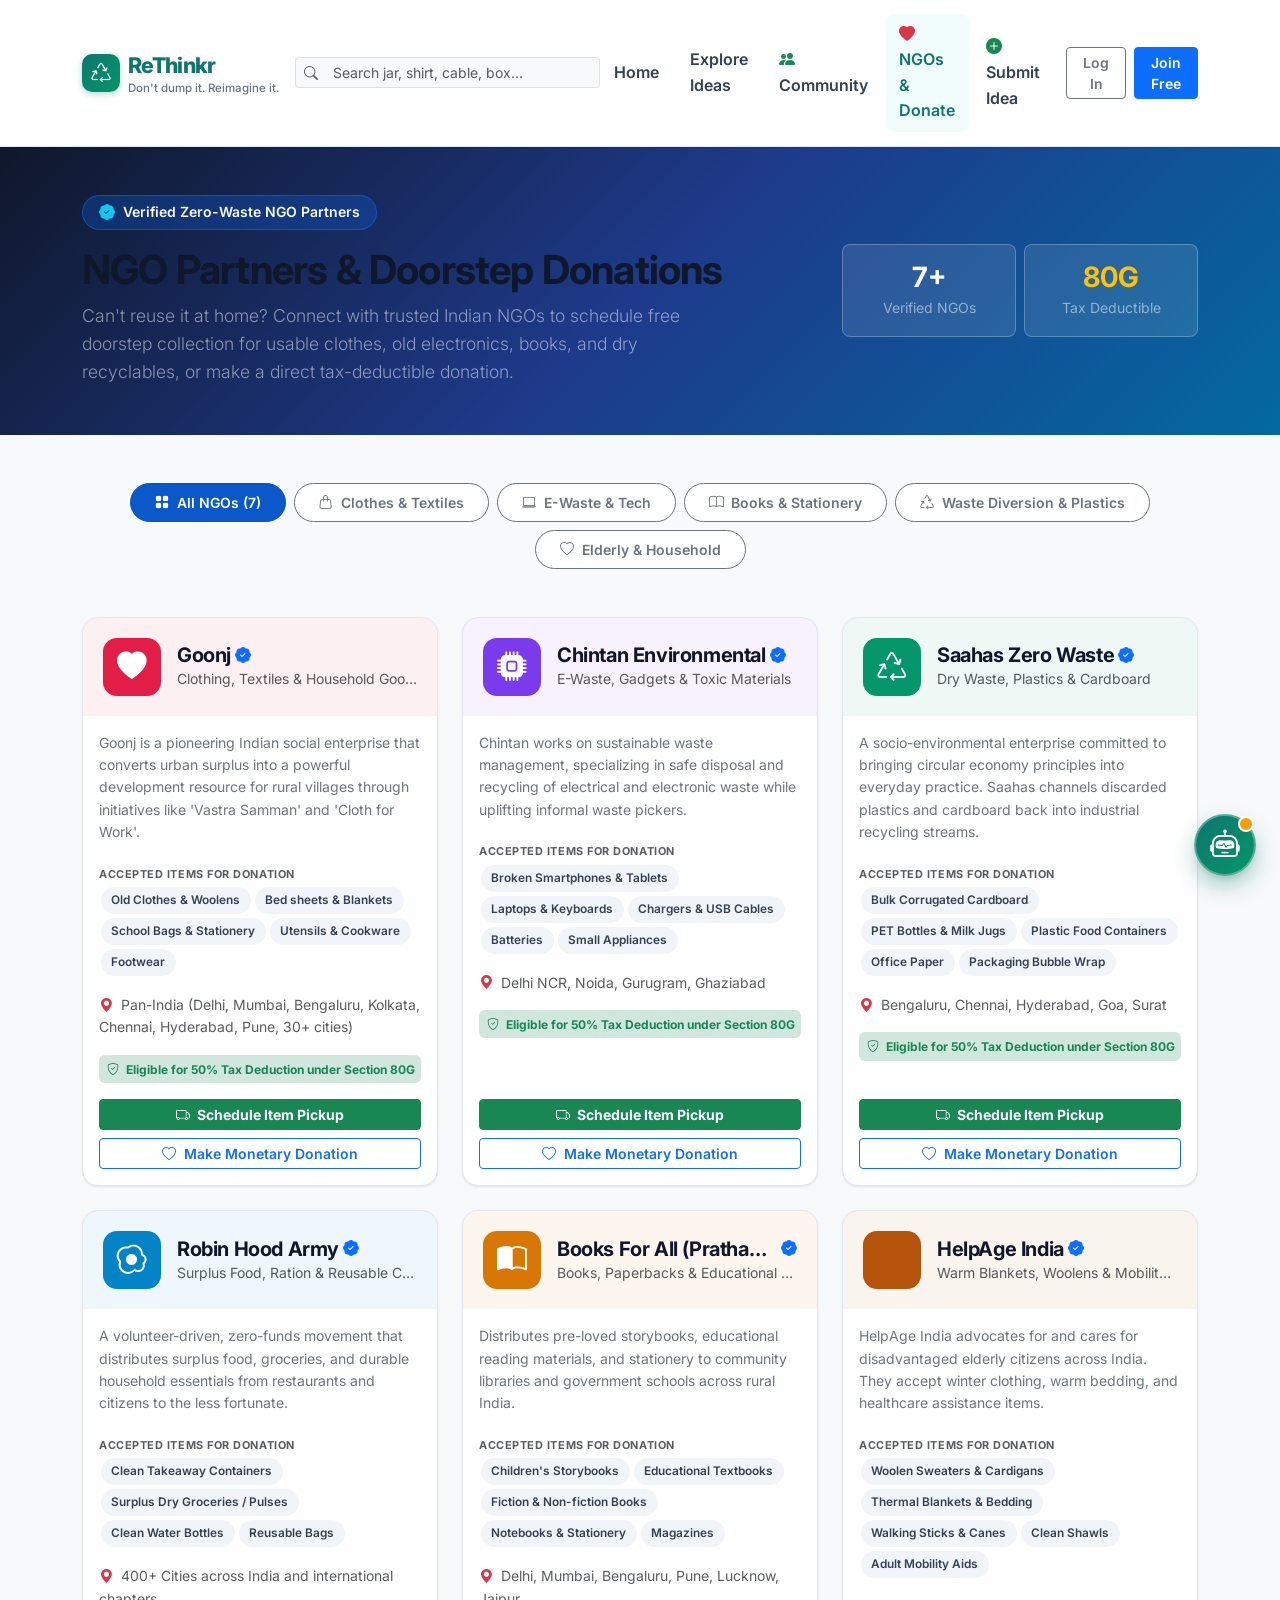
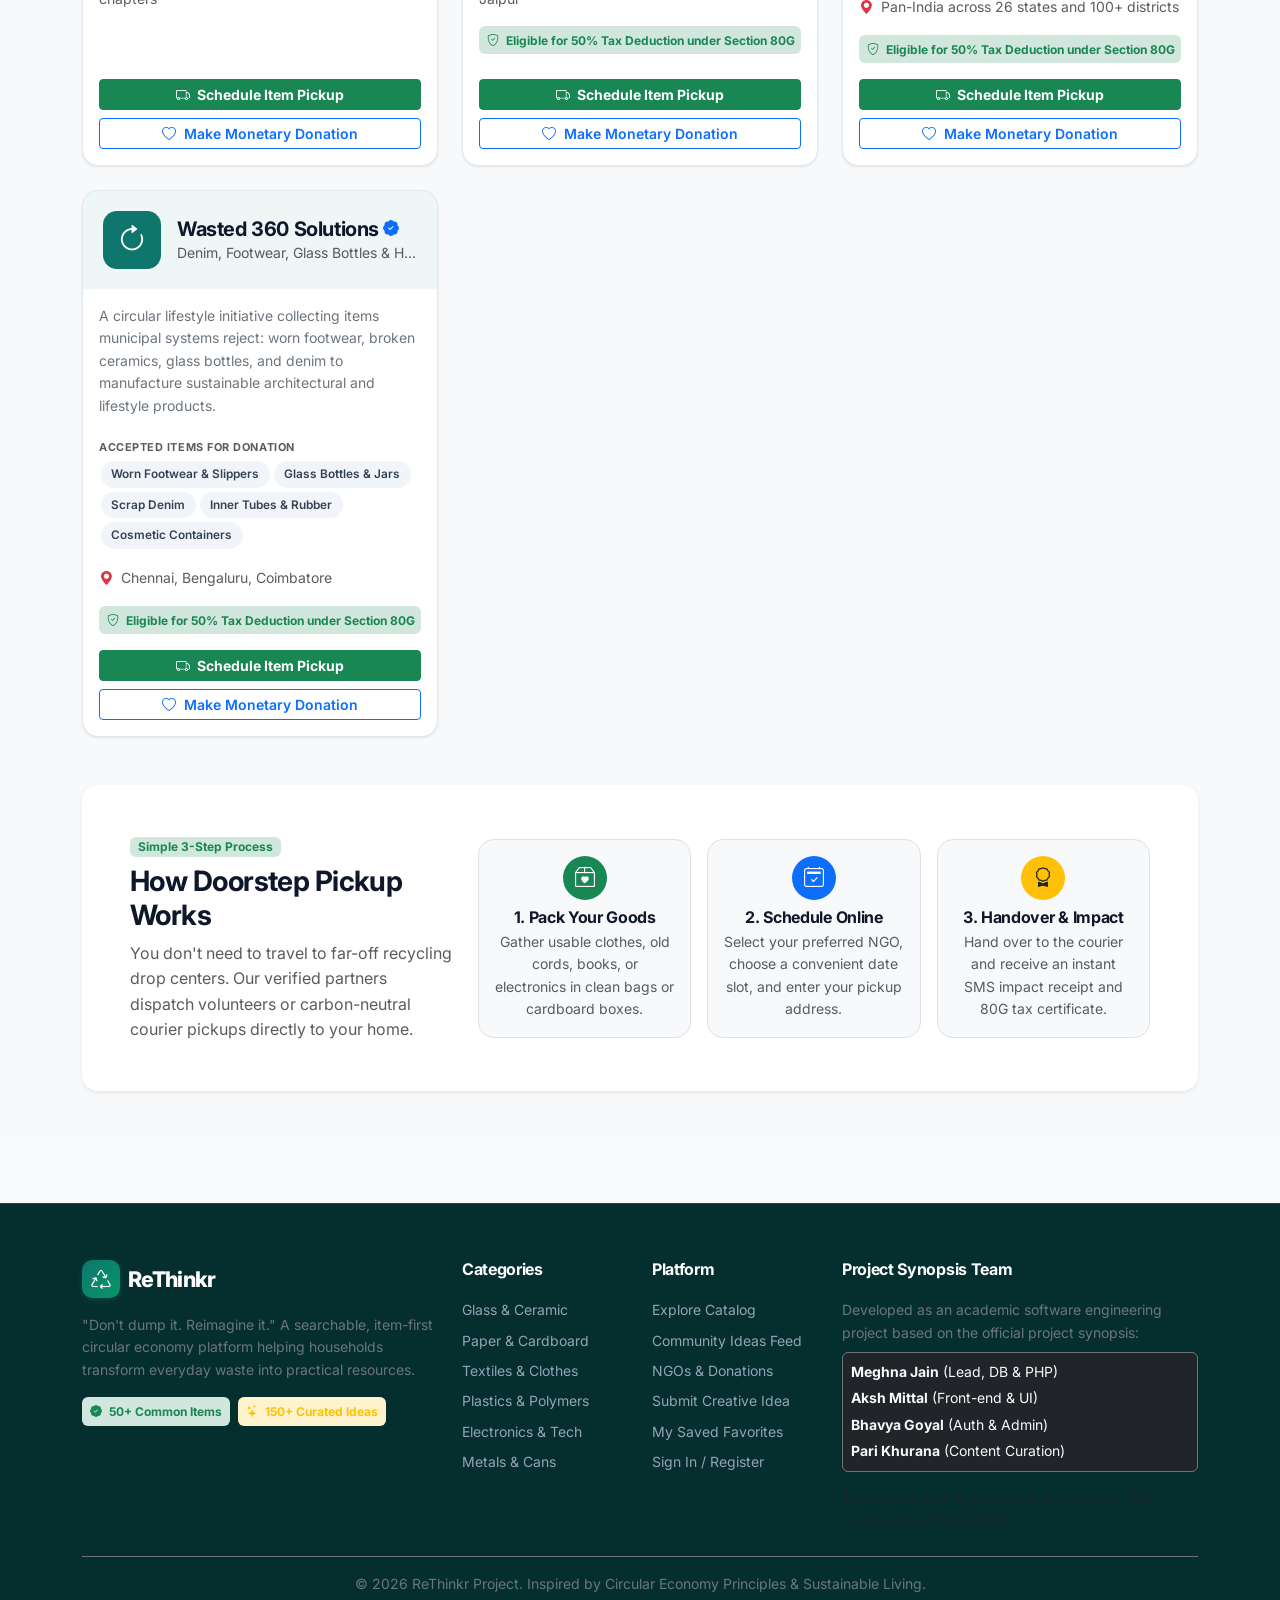
<file: ngo.html>
<!DOCTYPE html>
<html lang="en">
<head>
  <meta charset="UTF-8">
  <meta name="viewport" content="width=device-width, initial-scale=1.0">
  <title>NGO Partners & Doorstep Donations | ReThinkr</title>
  <!-- Bootstrap 5 CSS -->
  <link href="https://cdn.jsdelivr.net/npm/bootstrap@5.3.2/dist/css/bootstrap.min.css" rel="stylesheet">
  <!-- Bootstrap Icons -->
  <link href="https://cdn.jsdelivr.net/npm/bootstrap-icons@1.11.3/font/bootstrap-icons.min.css" rel="stylesheet">
  <!-- Google Fonts: Inter -->
  <link rel="preconnect" href="https://fonts.googleapis.com">
  <link rel="preconnect" href="https://fonts.gstatic.com" crossorigin>
  <link href="https://fonts.googleapis.com/css2?family=Inter:wght@400;500;600;700;800&display=swap" rel="stylesheet">
  <!-- Custom Stylesheet -->
  <link rel="stylesheet" href="assets/css/style.css">
</head>
<body>

  <!-- Navigation Bar -->
  <nav class="navbar navbar-expand-lg navbar-rethinkr">
    <div class="container">
      <a class="navbar-brand d-flex align-items-center gap-2 text-decoration-none" href="index.html">
        <div class="brand-badge"><i class="bi bi-recycle"></i></div>
        <div>
          <span class="brand-title">ReThinkr</span>
          <span class="brand-tagline">Don't dump it. Reimagine it.</span>
        </div>
      </a>

      <button class="navbar-toggler" type="button" data-bs-toggle="collapse" data-bs-target="#navbarMain">
        <span class="navbar-toggler-icon"></span>
      </button>

      <div class="collapse navbar-collapse" id="navbarMain">
        <!-- Center Autocomplete Search Bar -->
        <div class="mx-auto my-2 my-lg-0 position-relative" style="max-width: 380px; width: 100%;">
          <div class="input-group input-group-sm">
            <span class="input-group-text bg-light border-end-0 text-muted"><i class="bi bi-search"></i></span>
            <input type="text" id="global-search-input" class="form-control bg-light border-start-0" placeholder="Search jar, shirt, cable, box..." autocomplete="off">
          </div>
          <div id="global-search-dropdown" class="autocomplete-dropdown"></div>
        </div>

        <ul class="navbar-nav ms-auto align-items-lg-center gap-1">
          <li class="nav-item">
            <a class="nav-link" href="index.html">Home</a>
          </li>
          <li class="nav-item">
            <a class="nav-link" href="search.html">Explore Ideas</a>
          </li>
          <li class="nav-item">
            <a class="nav-link" href="community.html"><i class="bi bi-people-fill text-success me-1"></i>Community</a>
          </li>
          <li class="nav-item">
            <a class="nav-link active" href="ngo.html"><i class="bi bi-heart-fill text-danger me-1"></i>NGOs & Donate</a>
          </li>
          <li class="nav-item">
            <a class="nav-link" href="submit.html">
              <i class="bi bi-plus-circle-fill text-success me-1"></i>Submit Idea
            </a>
          </li>
          <li class="nav-item ms-lg-2 mt-2 mt-lg-0" id="nav-user-area">
            <a href="login.html" class="btn btn-outline-secondary btn-sm px-3 fw-semibold">Log In</a>
          </li>
        </ul>
      </div>
    </div>
  </nav>

  <main>
    <!-- Header Banner -->
    <section class="py-5 text-white" style="background: linear-gradient(135deg, #0f172a 0%, #1e3a8a 50%, #0369a1 100%);">
      <div class="container">
        <div class="row align-items-center">
          <div class="col-lg-8">
            <div class="d-inline-flex align-items-center gap-2 bg-primary bg-opacity-25 border border-primary border-opacity-50 px-3 py-1 rounded-pill mb-3">
              <i class="bi bi-patch-check-fill text-info"></i>
              <span class="small fw-semibold text-light">Verified Zero-Waste NGO Partners</span>
            </div>
            <h1 class="display-6 fw-bold mb-2">NGO Partners & Doorstep Donations</h1>
            <p class="lead text-white-50 mb-0" style="font-size: 1.1rem; max-width: 650px;">
              Can't reuse it at home? Connect with trusted Indian NGOs to schedule free doorstep collection for usable clothes, old electronics, books, and dry recyclables, or make a direct tax-deductible donation.
            </p>
          </div>
          <div class="col-lg-4 text-lg-end mt-4 mt-lg-0">
            <div class="row g-2 justify-content-lg-end text-center">
              <div class="col-6">
                <div class="p-3 bg-white bg-opacity-10 rounded-3 border border-light border-opacity-25">
                  <div class="h3 fw-bold text-white mb-0">7+</div>
                  <small class="text-white-50">Verified NGOs</small>
                </div>
              </div>
              <div class="col-6">
                <div class="p-3 bg-white bg-opacity-10 rounded-3 border border-light border-opacity-25">
                  <div class="h3 fw-bold text-warning mb-0">80G</div>
                  <small class="text-white-50">Tax Deductible</small>
                </div>
              </div>
            </div>
          </div>
        </div>
      </div>
    </section>

    <!-- Filter Pills & NGO Directory -->
    <section class="py-5 bg-light">
      <div class="container">
        <!-- Category Filter Pills -->
        <div class="d-flex flex-wrap gap-2 justify-content-center mb-5">
          <button class="btn btn-sm btn-primary active ngo-filter-btn px-4 py-2 rounded-pill fw-semibold" data-cat="all">
            <i class="bi bi-grid-fill me-1"></i> All NGOs (7)
          </button>
          <button class="btn btn-sm btn-outline-secondary ngo-filter-btn px-4 py-2 rounded-pill fw-semibold bg-white" data-cat="clothes">
            <i class="bi bi-handbag me-1"></i> Clothes & Textiles
          </button>
          <button class="btn btn-sm btn-outline-secondary ngo-filter-btn px-4 py-2 rounded-pill fw-semibold bg-white" data-cat="electronics">
            <i class="bi bi-laptop me-1"></i> E-Waste & Tech
          </button>
          <button class="btn btn-sm btn-outline-secondary ngo-filter-btn px-4 py-2 rounded-pill fw-semibold bg-white" data-cat="paper">
            <i class="bi bi-book me-1"></i> Books & Stationery
          </button>
          <button class="btn btn-sm btn-outline-secondary ngo-filter-btn px-4 py-2 rounded-pill fw-semibold bg-white" data-cat="plastics">
            <i class="bi bi-recycle me-1"></i> Waste Diversion & Plastics
          </button>
          <button class="btn btn-sm btn-outline-secondary ngo-filter-btn px-4 py-2 rounded-pill fw-semibold bg-white" data-cat="general">
            <i class="bi bi-heart me-1"></i> Elderly & Household
          </button>
        </div>

        <!-- NGOs Directory Grid -->
        <div class="row" id="ngo-directory-grid">
          <!-- Populated dynamically by ReThinkr.renderNGOPage() -->
        </div>

        <!-- Educational How Doorstep Pickups Work Banner -->
        <div class="card border-0 shadow-sm rounded-4 p-4 p-md-5 bg-white mt-4">
          <div class="row align-items-center g-4">
            <div class="col-lg-4">
              <span class="badge bg-success-subtle text-success mb-2 fw-bold">Simple 3-Step Process</span>
              <h3 class="fw-bold mb-2">How Doorstep Pickup Works</h3>
              <p class="text-muted mb-0">
                You don't need to travel to far-off recycling drop centers. Our verified partners dispatch volunteers or carbon-neutral courier pickups directly to your home.
              </p>
            </div>
            <div class="col-lg-8">
              <div class="row g-3 text-center">
                <div class="col-md-4">
                  <div class="p-3 border rounded-4 bg-light h-100">
                    <div class="bg-success text-white rounded-circle d-inline-flex align-items-center justify-content-center mb-2" style="width: 44px; height: 44px;">
                      <i class="bi bi-box2-heart fs-5"></i>
                    </div>
                    <h6 class="fw-bold mb-1">1. Pack Your Goods</h6>
                    <p class="text-muted small mb-0">Gather usable clothes, old cords, books, or electronics in clean bags or cardboard boxes.</p>
                  </div>
                </div>
                <div class="col-md-4">
                  <div class="p-3 border rounded-4 bg-light h-100">
                    <div class="bg-primary text-white rounded-circle d-inline-flex align-items-center justify-content-center mb-2" style="width: 44px; height: 44px;">
                      <i class="bi bi-calendar2-check fs-5"></i>
                    </div>
                    <h6 class="fw-bold mb-1">2. Schedule Online</h6>
                    <p class="text-muted small mb-0">Select your preferred NGO, choose a convenient date slot, and enter your pickup address.</p>
                  </div>
                </div>
                <div class="col-md-4">
                  <div class="p-3 border rounded-4 bg-light h-100">
                    <div class="bg-warning text-dark rounded-circle d-inline-flex align-items-center justify-content-center mb-2" style="width: 44px; height: 44px;">
                      <i class="bi bi-award fs-5"></i>
                    </div>
                    <h6 class="fw-bold mb-1">3. Handover & Impact</h6>
                    <p class="text-muted small mb-0">Hand over to the courier and receive an instant SMS impact receipt and 80G tax certificate.</p>
                  </div>
                </div>
              </div>
            </div>
          </div>
        </div>
      </div>
    </section>
  </main>

  <!-- Footer -->
  <footer class="footer-rethinkr">
    <div class="container">
      <div class="row g-4 mb-4">
        <div class="col-lg-4">
          <div class="d-flex align-items-center gap-2 mb-3">
            <div class="brand-badge"><i class="bi bi-recycle"></i></div>
            <span class="brand-title text-white">ReThinkr</span>
          </div>
          <p class="text-secondary small mb-3">
            "Don't dump it. Reimagine it." A searchable, item-first circular economy platform helping households transform everyday waste into practical resources.
          </p>
          <div class="d-flex gap-2">
            <span class="badge bg-success-subtle text-success p-2"><i class="bi bi-patch-check-fill me-1"></i> 50+ Common Items</span>
            <span class="badge bg-warning-subtle text-warning p-2"><i class="bi bi-stars me-1"></i> 150+ Curated Ideas</span>
          </div>
        </div>

        <div class="col-6 col-md-3 col-lg-2">
          <h6>Categories</h6>
          <ul class="list-unstyled small">
            <li class="mb-2"><a href="search.html?category=glass">Glass & Ceramic</a></li>
            <li class="mb-2"><a href="search.html?category=paper">Paper & Cardboard</a></li>
            <li class="mb-2"><a href="search.html?category=textiles">Textiles & Clothes</a></li>
            <li class="mb-2"><a href="search.html?category=plastics">Plastics & Polymers</a></li>
            <li class="mb-2"><a href="search.html?category=electronics">Electronics & Tech</a></li>
            <li class="mb-2"><a href="search.html?category=metals">Metals & Cans</a></li>
          </ul>
        </div>

        <div class="col-6 col-md-3 col-lg-2">
          <h6>Platform</h6>
          <ul class="list-unstyled small">
            <li class="mb-2"><a href="search.html">Explore Catalog</a></li>
            <li class="mb-2"><a href="community.html">Community Ideas Feed</a></li>
            <li class="mb-2"><a href="ngo.html">NGOs & Donations</a></li>
            <li class="mb-2"><a href="submit.html">Submit Creative Idea</a></li>
            <li class="mb-2"><a href="profile.html">My Saved Favorites</a></li>
            <li class="mb-2"><a href="login.html">Sign In / Register</a></li>
          </ul>
        </div>

        <div class="col-lg-4">
          <h6>Project Synopsis Team</h6>
          <p class="text-secondary small mb-2">Developed as an academic software engineering project based on the official project synopsis:</p>
          <div class="card bg-dark border-secondary p-2 small text-light mb-3">
            <div class="d-flex justify-content-between mb-1">
              <span><b>Meghna Jain</b> (Lead, DB & PHP)</span>
              <span class="text-muted">35717702024</span>
            </div>
            <div class="d-flex justify-content-between mb-1">
              <span><b>Aksh Mittal</b> (Front-end & UI)</span>
              <span class="text-muted">35517702024</span>
            </div>
            <div class="d-flex justify-content-between mb-1">
              <span><b>Bhavya Goyal</b> (Auth & Admin)</span>
              <span class="text-muted">36517702024</span>
            </div>
            <div class="d-flex justify-content-between">
              <span><b>Pari Khurana</b> (Content Curation)</span>
              <span class="text-muted">52617702024</span>
            </div>
          </div>
          <div class="small text-muted">
            Tech Stack: PHP 8, MySQL 8, Bootstrap 5, ES6 JavaScript, HTML5, CSS3.
          </div>
        </div>
      </div>

      <div class="border-top border-secondary pt-3 text-center small text-secondary">
        &copy; 2026 ReThinkr Project. Inspired by Circular Economy Principles & Sustainable Living.
      </div>
    </div>
  </footer>

  <!-- Bootstrap 5 JS Bundle -->
  <script src="https://cdn.jsdelivr.net/npm/bootstrap@5.3.2/dist/js/bootstrap.bundle.min.js"></script>
  <!-- Application Core Script -->
  <script src="data/items_data.js"></script>
  <script src="data/ngo_data.js"></script>
  <script src="assets/js/app.js"></script>
</body>
</html>
</file>
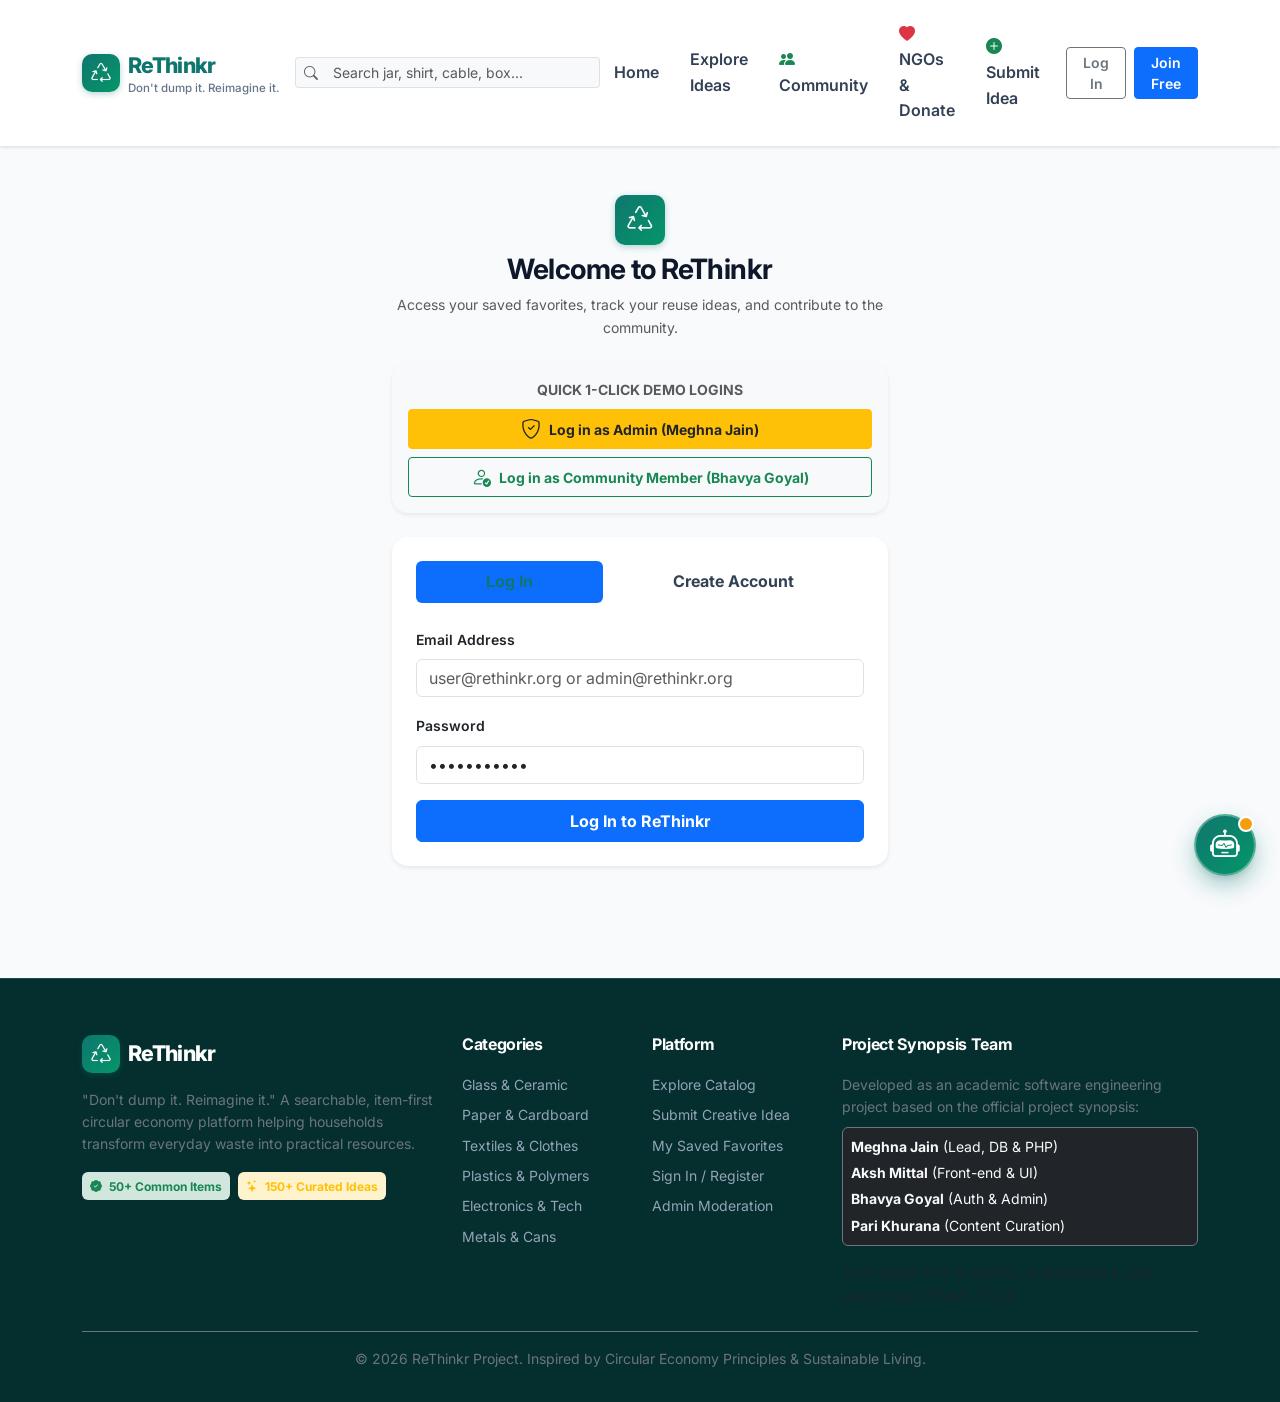
<file: profile.html>
<!DOCTYPE html>
<html lang="en">
<head>
  <meta charset="UTF-8">
  <meta name="viewport" content="width=device-width, initial-scale=1.0">
  <title>ReThinkr - Don't dump it. Reimagine it.</title>
  <!-- Bootstrap 5 CSS -->
  <link href="https://cdn.jsdelivr.net/npm/bootstrap@5.3.2/dist/css/bootstrap.min.css" rel="stylesheet">
  <!-- Bootstrap Icons -->
  <link href="https://cdn.jsdelivr.net/npm/bootstrap-icons@1.11.3/font/bootstrap-icons.min.css" rel="stylesheet">
  <!-- Google Fonts: Inter -->
  <link rel="preconnect" href="https://fonts.googleapis.com">
  <link rel="preconnect" href="https://fonts.gstatic.com" crossorigin>
  <link href="https://fonts.googleapis.com/css2?family=Inter:wght@400;500;600;700;800&display=swap" rel="stylesheet">
  <!-- Custom Stylesheet -->
  <link rel="stylesheet" href="assets/css/style.css">
</head>
<body>

  <!-- Navigation Bar -->
  <nav class="navbar navbar-expand-lg navbar-rethinkr">
    <div class="container">
      <a class="navbar-brand d-flex align-items-center gap-2 text-decoration-none" href="index.html">
        <div class="brand-badge"><i class="bi bi-recycle"></i></div>
        <div>
          <span class="brand-title">ReThinkr</span>
          <span class="brand-tagline">Don't dump it. Reimagine it.</span>
        </div>
      </a>

      <button class="navbar-toggler" type="button" data-bs-toggle="collapse" data-bs-target="#navbarMain">
        <span class="navbar-toggler-icon"></span>
      </button>

      <div class="collapse navbar-collapse" id="navbarMain">
        <!-- Center Autocomplete Search Bar -->
        <div class="mx-auto my-2 my-lg-0 position-relative" style="max-width: 380px; width: 100%;">
          <div class="input-group input-group-sm">
            <span class="input-group-text bg-light border-end-0 text-muted"><i class="bi bi-search"></i></span>
            <input type="text" id="global-search-input" class="form-control bg-light border-start-0" placeholder="Search jar, shirt, cable, box..." autocomplete="off">
          </div>
          <div id="global-search-dropdown" class="autocomplete-dropdown"></div>
        </div>

        <ul class="navbar-nav ms-auto align-items-lg-center gap-1">
          <li class="nav-item">
            <a class="nav-link " href="index.html">Home</a>
          </li>
          <li class="nav-item">
            <a class="nav-link " href="search.html">Explore Ideas</a>
          </li>
          <li class="nav-item">
            <a class="nav-link" href="community.html"><i class="bi bi-people-fill text-success me-1"></i>Community</a>
          </li>
          <li class="nav-item">
            <a class="nav-link" href="ngo.html"><i class="bi bi-heart-fill text-danger me-1"></i>NGOs & Donate</a>
          </li>
          <li class="nav-item">
            <a class="nav-link " href="submit.html">
              <i class="bi bi-plus-circle-fill text-success me-1"></i>Submit Idea
            </a>
          </li>
          <li class="nav-item ms-lg-2 mt-2 mt-lg-0" id="nav-user-area">
            <!-- Populated dynamically by app.js -->
            <a href="login.html" class="btn btn-outline-secondary btn-sm px-3 fw-semibold">Log In</a>
          </li>
        </ul>
      </div>
    </div>
  </nav>
  <main>

  <div class="bg-white border-bottom py-4">
    <div class="container">
      <div class="d-flex flex-wrap justify-content-between align-items-center gap-3">
        <div class="d-flex align-items-center gap-3">
          <div class="bg-primary text-white rounded-circle d-flex align-items-center justify-content-center fs-2" style="width: 64px; height: 64px;">
            <i class="bi bi-person"></i>
          </div>
          <div>
            <h3 class="fw-bold mb-0" id="profile-user-name">User Name</h3>
            <span class="text-muted small" id="profile-user-email">user@rethinkr.org</span>
            <span id="profile-role-badge" class="badge bg-primary ms-2">USER</span>
          </div>
        </div>

        <div class="d-flex gap-2">
          <a href="submit.html" class="btn btn-success btn-sm fw-bold"><i class="bi bi-plus-lg me-1"></i> Submit New Idea</a>
          <button class="btn btn-outline-danger btn-sm" onclick="ReThinkr.logout()"><i class="bi bi-box-arrow-right me-1"></i> Log Out</button>
        </div>
      </div>
    </div>
  </div>

  <div class="container py-4">
    <ul class="nav nav-pills mb-4" id="profile-tabs" role="tablist">
      <li class="nav-item">
        <button class="nav-link active fw-bold" id="tab-submissions" data-bs-toggle="pill" data-bs-target="#content-submissions">
          <i class="bi bi-lightbulb me-1"></i> My Submissions (<span id="profile-submissions-count">0</span>)
        </button>
      </li>
      <li class="nav-item">
        <button class="nav-link fw-bold" id="tab-favorites" data-bs-toggle="pill" data-bs-target="#content-favorites">
          <i class="bi bi-bookmark-fill me-1"></i> Saved Favorites (<span id="profile-favorites-count">0</span>)
        </button>
      </li>
    </ul>

    <div class="tab-content">
      <!-- Submissions Tab -->
      <div class="tab-pane fade show active" id="content-submissions">
        <div class="row" id="profile-submissions-grid">
          <!-- Populated by app.js -->
        </div>
      </div>

      <!-- Favorites Tab -->
      <div class="tab-pane fade" id="content-favorites">
        <div class="row" id="profile-favorites-grid">
          <!-- Populated by app.js -->
        </div>
      </div>
    </div>
  </div>

  </main>

  <!-- Footer -->
  <footer class="footer-rethinkr">
    <div class="container">
      <div class="row g-4 mb-4">
        <div class="col-lg-4">
          <div class="d-flex align-items-center gap-2 mb-3">
            <div class="brand-badge"><i class="bi bi-recycle"></i></div>
            <span class="brand-title text-white">ReThinkr</span>
          </div>
          <p class="text-secondary small mb-3">
            "Don't dump it. Reimagine it." A searchable, item-first circular economy platform helping households transform everyday waste into practical resources.
          </p>
          <div class="d-flex gap-2">
            <span class="badge bg-success-subtle text-success p-2"><i class="bi bi-patch-check-fill me-1"></i> 50+ Common Items</span>
            <span class="badge bg-warning-subtle text-warning p-2"><i class="bi bi-stars me-1"></i> 150+ Curated Ideas</span>
          </div>
        </div>

        <div class="col-6 col-md-3 col-lg-2">
          <h6>Categories</h6>
          <ul class="list-unstyled small">
            <li class="mb-2"><a href="search.html?category=glass">Glass & Ceramic</a></li>
            <li class="mb-2"><a href="search.html?category=paper">Paper & Cardboard</a></li>
            <li class="mb-2"><a href="search.html?category=textiles">Textiles & Clothes</a></li>
            <li class="mb-2"><a href="search.html?category=plastics">Plastics & Polymers</a></li>
            <li class="mb-2"><a href="search.html?category=electronics">Electronics & Tech</a></li>
            <li class="mb-2"><a href="search.html?category=metals">Metals & Cans</a></li>
          </ul>
        </div>

        <div class="col-6 col-md-3 col-lg-2">
          <h6>Platform</h6>
          <ul class="list-unstyled small">
            <li class="mb-2"><a href="search.html">Explore Catalog</a></li>
            <li class="mb-2"><a href="submit.html">Submit Creative Idea</a></li>
            <li class="mb-2"><a href="profile.html">My Saved Favorites</a></li>
            <li class="mb-2"><a href="login.html">Sign In / Register</a></li>
            <li class="mb-2"><a href="admin.html">Admin Moderation</a></li>
          </ul>
        </div>

        <div class="col-lg-4">
          <h6>Project Synopsis Team</h6>
          <p class="text-secondary small mb-2">Developed as an academic software engineering project based on the official project synopsis:</p>
          <div class="card bg-dark border-secondary p-2 small text-light mb-3">
            <div class="d-flex justify-content-between mb-1">
              <span><b>Meghna Jain</b> (Lead, DB & PHP)</span>
              <span class="text-muted">35717702024</span>
            </div>
            <div class="d-flex justify-content-between mb-1">
              <span><b>Aksh Mittal</b> (Front-end & UI)</span>
              <span class="text-muted">35517702024</span>
            </div>
            <div class="d-flex justify-content-between mb-1">
              <span><b>Bhavya Goyal</b> (Auth & Admin)</span>
              <span class="text-muted">36517702024</span>
            </div>
            <div class="d-flex justify-content-between">
              <span><b>Pari Khurana</b> (Content Curation)</span>
              <span class="text-muted">52617702024</span>
            </div>
          </div>
          <div class="small text-muted">
            Tech Stack: PHP 8, MySQL 8, Bootstrap 5, ES6 JavaScript, HTML5, CSS3.
          </div>
        </div>
      </div>

      <div class="border-top border-secondary pt-3 text-center small text-secondary">
        &copy; 2026 ReThinkr Project. Inspired by Circular Economy Principles & Sustainable Living.
      </div>
    </div>
  </footer>

  <!-- Bootstrap 5 JS Bundle -->
  <script src="https://cdn.jsdelivr.net/npm/bootstrap@5.3.2/dist/js/bootstrap.bundle.min.js"></script>
  <!-- Application Core Script -->
  <script src="data/items_data.js"></script>
  <script src="data/ngo_data.js"></script>
  <script src="assets/js/app.js"></script>
</body>
</html>
</file>
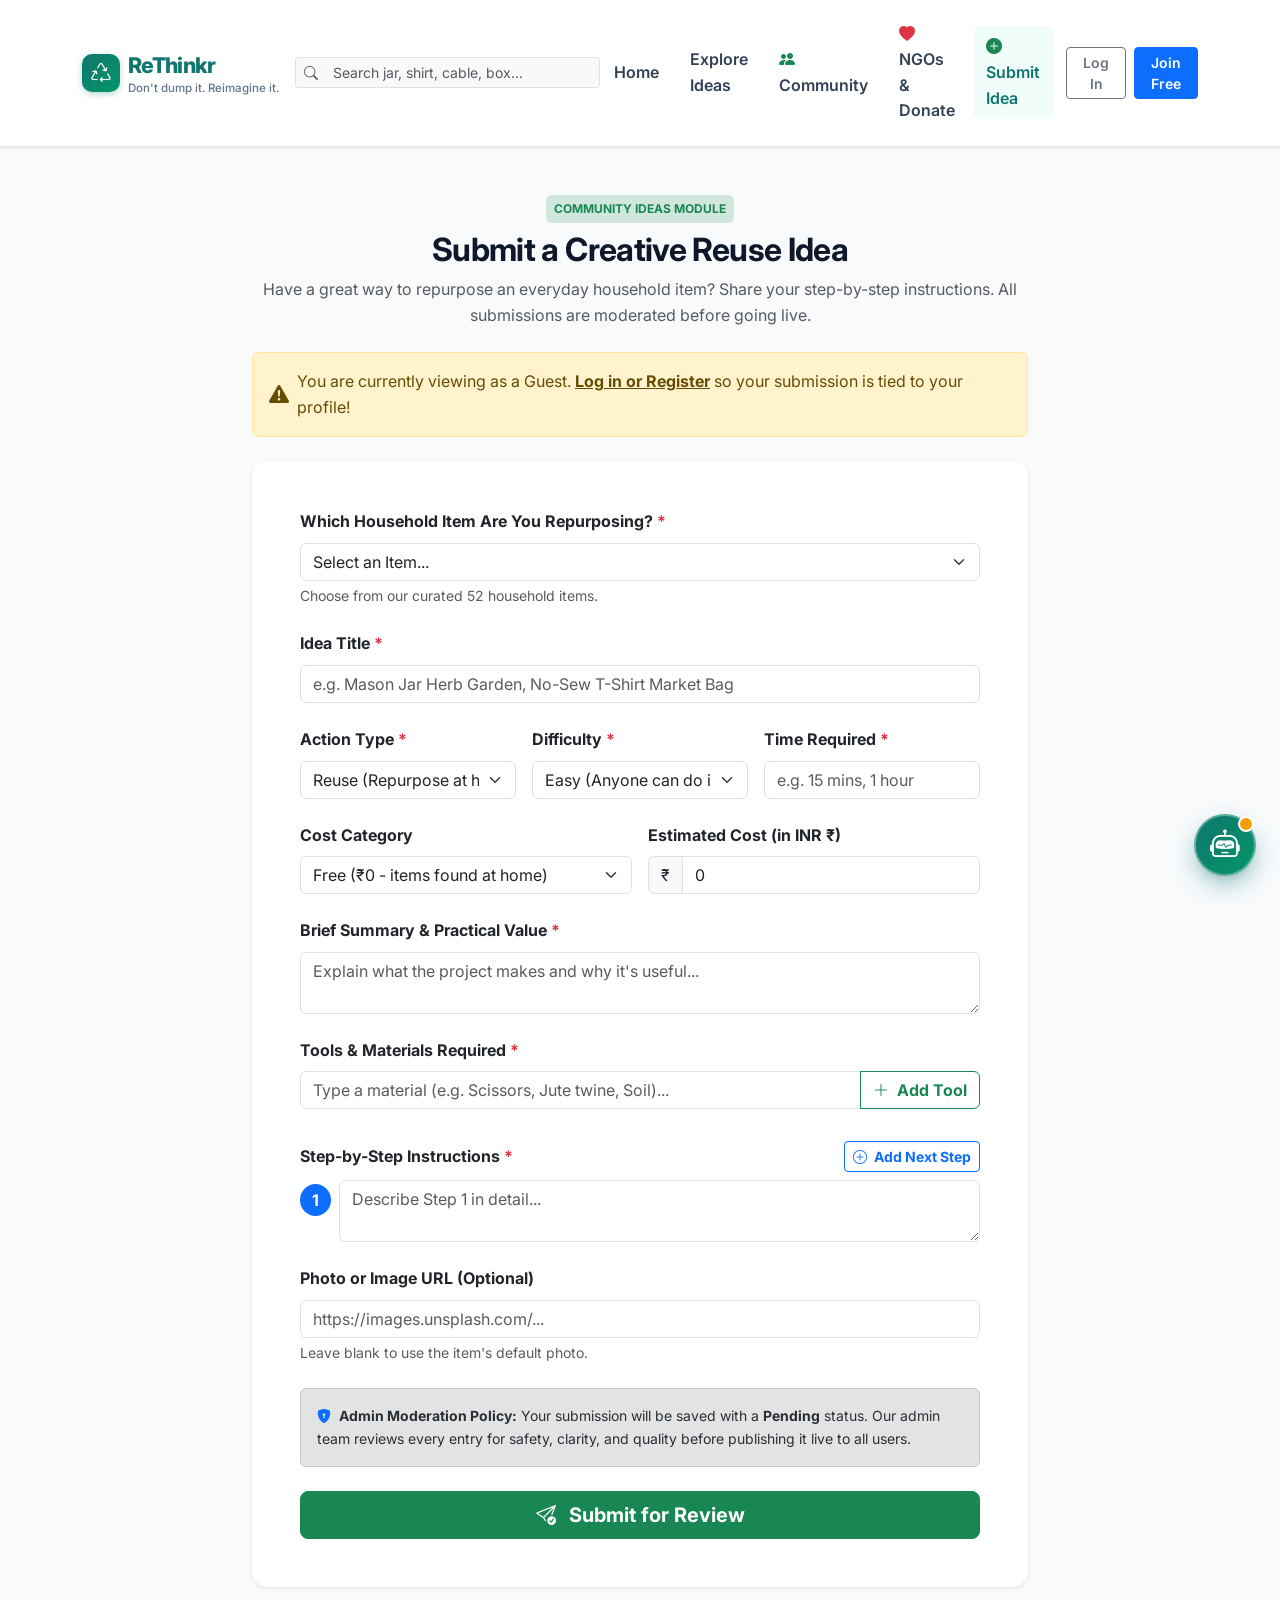
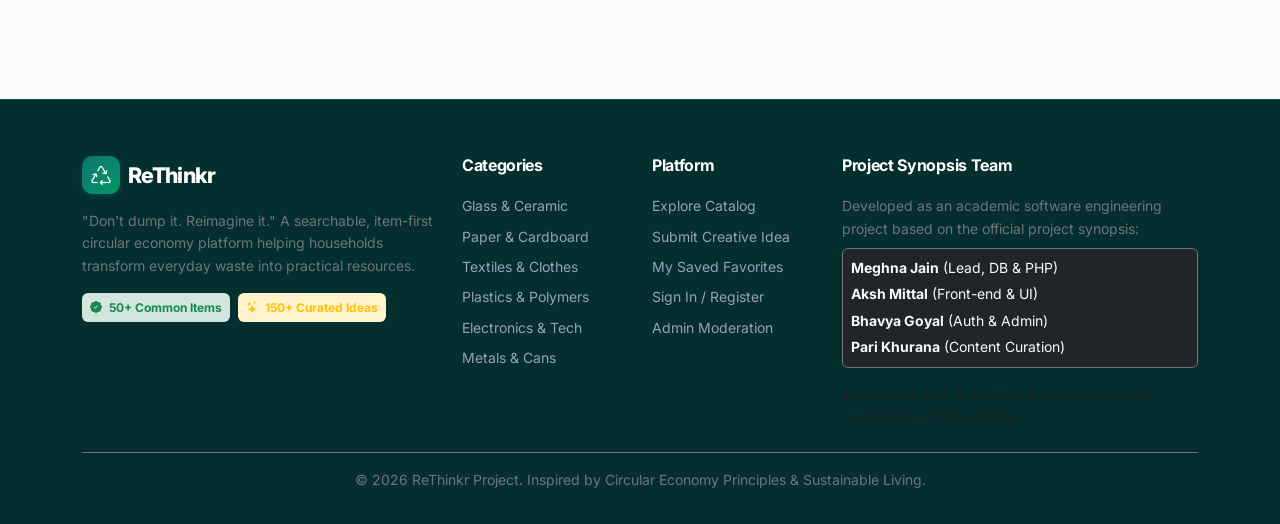
<file: submit.html>
<!DOCTYPE html>
<html lang="en">
<head>
  <meta charset="UTF-8">
  <meta name="viewport" content="width=device-width, initial-scale=1.0">
  <title>ReThinkr - Don't dump it. Reimagine it.</title>
  <!-- Bootstrap 5 CSS -->
  <link href="https://cdn.jsdelivr.net/npm/bootstrap@5.3.2/dist/css/bootstrap.min.css" rel="stylesheet">
  <!-- Bootstrap Icons -->
  <link href="https://cdn.jsdelivr.net/npm/bootstrap-icons@1.11.3/font/bootstrap-icons.min.css" rel="stylesheet">
  <!-- Google Fonts: Inter -->
  <link rel="preconnect" href="https://fonts.googleapis.com">
  <link rel="preconnect" href="https://fonts.gstatic.com" crossorigin>
  <link href="https://fonts.googleapis.com/css2?family=Inter:wght@400;500;600;700;800&display=swap" rel="stylesheet">
  <!-- Custom Stylesheet -->
  <link rel="stylesheet" href="assets/css/style.css">
</head>
<body>

  <!-- Navigation Bar -->
  <nav class="navbar navbar-expand-lg navbar-rethinkr">
    <div class="container">
      <a class="navbar-brand d-flex align-items-center gap-2 text-decoration-none" href="index.html">
        <div class="brand-badge"><i class="bi bi-recycle"></i></div>
        <div>
          <span class="brand-title">ReThinkr</span>
          <span class="brand-tagline">Don't dump it. Reimagine it.</span>
        </div>
      </a>

      <button class="navbar-toggler" type="button" data-bs-toggle="collapse" data-bs-target="#navbarMain">
        <span class="navbar-toggler-icon"></span>
      </button>

      <div class="collapse navbar-collapse" id="navbarMain">
        <!-- Center Autocomplete Search Bar -->
        <div class="mx-auto my-2 my-lg-0 position-relative" style="max-width: 380px; width: 100%;">
          <div class="input-group input-group-sm">
            <span class="input-group-text bg-light border-end-0 text-muted"><i class="bi bi-search"></i></span>
            <input type="text" id="global-search-input" class="form-control bg-light border-start-0" placeholder="Search jar, shirt, cable, box..." autocomplete="off">
          </div>
          <div id="global-search-dropdown" class="autocomplete-dropdown"></div>
        </div>

        <ul class="navbar-nav ms-auto align-items-lg-center gap-1">
          <li class="nav-item">
            <a class="nav-link " href="index.html">Home</a>
          </li>
          <li class="nav-item">
            <a class="nav-link " href="search.html">Explore Ideas</a>
          </li>
          <li class="nav-item">
            <a class="nav-link" href="community.html"><i class="bi bi-people-fill text-success me-1"></i>Community</a>
          </li>
          <li class="nav-item">
            <a class="nav-link" href="ngo.html"><i class="bi bi-heart-fill text-danger me-1"></i>NGOs & Donate</a>
          </li>
          <li class="nav-item">
            <a class="nav-link active" href="submit.html">
              <i class="bi bi-plus-circle-fill text-success me-1"></i>Submit Idea
            </a>
          </li>
          <li class="nav-item ms-lg-2 mt-2 mt-lg-0" id="nav-user-area">
            <!-- Populated dynamically by app.js -->
            <a href="login.html" class="btn btn-outline-secondary btn-sm px-3 fw-semibold">Log In</a>
          </li>
        </ul>
      </div>
    </div>
  </nav>
  <main>

  <div class="container py-5" style="max-width: 800px;">
    <div class="text-center mb-4">
      <span class="badge bg-success-subtle text-success text-uppercase fw-bold p-2 mb-2">Community Ideas Module</span>
      <h2 class="fw-bold">Submit a Creative Reuse Idea</h2>
      <p class="text-muted">Have a great way to repurpose an everyday household item? Share your step-by-step instructions. All submissions are moderated before going live.</p>
    </div>

    <div id="submit-auth-warning"></div>

    <div class="card border-0 shadow-sm rounded-4 p-4 p-md-5">
      <form id="submit-idea-form">
        <!-- Target Item -->
        <div class="mb-4">
          <label class="form-label fw-bold">Which Household Item Are You Repurposing? <span class="text-danger">*</span></label>
          <select id="submit-item-id" class="form-select" required>
            <!-- Populated dynamically by app.js -->
          </select>
          <div class="form-text">Choose from our curated 52 household items.</div>
        </div>

        <!-- Title -->
        <div class="mb-4">
          <label class="form-label fw-bold">Idea Title <span class="text-danger">*</span></label>
          <input type="text" id="submit-title" class="form-control" placeholder="e.g. Mason Jar Herb Garden, No-Sew T-Shirt Market Bag" required>
        </div>

        <!-- Strategy & Difficulty Row -->
        <div class="row g-3 mb-4">
          <div class="col-md-4">
            <label class="form-label fw-bold">Action Type <span class="text-danger">*</span></label>
            <select id="submit-type" class="form-select" required>
              <option value="reuse">Reuse (Repurpose at home)</option>
              <option value="repair">Repair (Restore to working)</option>
              <option value="recycle">Recycle (Material transform)</option>
            </select>
          </div>
          <div class="col-md-4">
            <label class="form-label fw-bold">Difficulty <span class="text-danger">*</span></label>
            <select id="submit-difficulty" class="form-select" required>
              <option value="Easy">Easy (Anyone can do it)</option>
              <option value="Medium">Medium (Takes basic DIY)</option>
              <option value="Advanced">Advanced (Requires craft skill)</option>
            </select>
          </div>
          <div class="col-md-4">
            <label class="form-label fw-bold">Time Required <span class="text-danger">*</span></label>
            <input type="text" id="submit-time" class="form-control" placeholder="e.g. 15 mins, 1 hour" required>
          </div>
        </div>

        <!-- Cost Row -->
        <div class="row g-3 mb-4">
          <div class="col-md-6">
            <label class="form-label fw-bold">Cost Category</label>
            <select id="submit-cost-level" class="form-select">
              <option value="Free">Free (₹0 - items found at home)</option>
              <option value="Low">Low Cost (< ₹100)</option>
              <option value="Medium">Medium Cost (₹100 - ₹500)</option>
            </select>
          </div>
          <div class="col-md-6">
            <label class="form-label fw-bold">Estimated Cost (in INR ₹)</label>
            <div class="input-group">
              <span class="input-group-text">₹</span>
              <input type="number" id="submit-cost" class="form-control" placeholder="0" min="0" value="0">
            </div>
          </div>
        </div>

        <!-- Summary -->
        <div class="mb-4">
          <label class="form-label fw-bold">Brief Summary & Practical Value <span class="text-danger">*</span></label>
          <textarea id="submit-summary" class="form-control" rows="2" placeholder="Explain what the project makes and why it's useful..." required></textarea>
        </div>

        <!-- Materials Checklist Adder -->
        <div class="mb-4">
          <label class="form-label fw-bold">Tools & Materials Required <span class="text-danger">*</span></label>
          <div class="input-group mb-2">
            <input type="text" id="new-material-input" class="form-control" placeholder="Type a material (e.g. Scissors, Jute twine, Soil)...">
            <button type="button" id="add-material-btn" class="btn btn-outline-success fw-bold"><i class="bi bi-plus-lg me-1"></i> Add Tool</button>
          </div>
          <div id="materials-tags-container" class="d-flex flex-wrap gap-2">
            <!-- Dynamic tags -->
          </div>
        </div>

        <!-- Steps Timeline Builder -->
        <div class="mb-4">
          <div class="d-flex justify-content-between align-items-center mb-2">
            <label class="form-label fw-bold mb-0">Step-by-Step Instructions <span class="text-danger">*</span></label>
            <button type="button" id="add-step-btn" class="btn btn-outline-primary btn-sm fw-bold"><i class="bi bi-plus-circle me-1"></i> Add Next Step</button>
          </div>
          <div id="steps-builder-container">
            <div class="step-input-row mb-3 d-flex gap-2 align-items-start">
              <span class="badge bg-primary rounded-circle p-2 fs-6 mt-1" style="width: 32px; height: 32px; display: flex; align-items: center; justify-content: center;">1</span>
              <textarea class="form-control step-text" rows="2" placeholder="Describe Step 1 in detail..." required></textarea>
            </div>
          </div>
        </div>

        <!-- Image URL -->
        <div class="mb-4">
          <label class="form-label fw-bold">Photo or Image URL (Optional)</label>
          <input type="url" id="submit-image-url" class="form-control" placeholder="https://images.unsplash.com/...">
          <div class="form-text">Leave blank to use the item's default photo.</div>
        </div>

        <div class="alert alert-secondary small mb-4">
          <i class="bi bi-shield-lock-fill text-primary me-1"></i> <b>Admin Moderation Policy:</b> Your submission will be saved with a <b>Pending</b> status. Our admin team reviews every entry for safety, clarity, and quality before publishing it live to all users.
        </div>

        <button type="submit" class="btn btn-success btn-lg w-100 fw-bold">
          <i class="bi bi-send-check me-2"></i> Submit for Review
        </button>
      </form>
    </div>
  </div>

  </main>

  <!-- Footer -->
  <footer class="footer-rethinkr">
    <div class="container">
      <div class="row g-4 mb-4">
        <div class="col-lg-4">
          <div class="d-flex align-items-center gap-2 mb-3">
            <div class="brand-badge"><i class="bi bi-recycle"></i></div>
            <span class="brand-title text-white">ReThinkr</span>
          </div>
          <p class="text-secondary small mb-3">
            "Don't dump it. Reimagine it." A searchable, item-first circular economy platform helping households transform everyday waste into practical resources.
          </p>
          <div class="d-flex gap-2">
            <span class="badge bg-success-subtle text-success p-2"><i class="bi bi-patch-check-fill me-1"></i> 50+ Common Items</span>
            <span class="badge bg-warning-subtle text-warning p-2"><i class="bi bi-stars me-1"></i> 150+ Curated Ideas</span>
          </div>
        </div>

        <div class="col-6 col-md-3 col-lg-2">
          <h6>Categories</h6>
          <ul class="list-unstyled small">
            <li class="mb-2"><a href="search.html?category=glass">Glass & Ceramic</a></li>
            <li class="mb-2"><a href="search.html?category=paper">Paper & Cardboard</a></li>
            <li class="mb-2"><a href="search.html?category=textiles">Textiles & Clothes</a></li>
            <li class="mb-2"><a href="search.html?category=plastics">Plastics & Polymers</a></li>
            <li class="mb-2"><a href="search.html?category=electronics">Electronics & Tech</a></li>
            <li class="mb-2"><a href="search.html?category=metals">Metals & Cans</a></li>
          </ul>
        </div>

        <div class="col-6 col-md-3 col-lg-2">
          <h6>Platform</h6>
          <ul class="list-unstyled small">
            <li class="mb-2"><a href="search.html">Explore Catalog</a></li>
            <li class="mb-2"><a href="submit.html">Submit Creative Idea</a></li>
            <li class="mb-2"><a href="profile.html">My Saved Favorites</a></li>
            <li class="mb-2"><a href="login.html">Sign In / Register</a></li>
            <li class="mb-2"><a href="admin.html">Admin Moderation</a></li>
          </ul>
        </div>

        <div class="col-lg-4">
          <h6>Project Synopsis Team</h6>
          <p class="text-secondary small mb-2">Developed as an academic software engineering project based on the official project synopsis:</p>
          <div class="card bg-dark border-secondary p-2 small text-light mb-3">
            <div class="d-flex justify-content-between mb-1">
              <span><b>Meghna Jain</b> (Lead, DB & PHP)</span>
              <span class="text-muted">35717702024</span>
            </div>
            <div class="d-flex justify-content-between mb-1">
              <span><b>Aksh Mittal</b> (Front-end & UI)</span>
              <span class="text-muted">35517702024</span>
            </div>
            <div class="d-flex justify-content-between mb-1">
              <span><b>Bhavya Goyal</b> (Auth & Admin)</span>
              <span class="text-muted">36517702024</span>
            </div>
            <div class="d-flex justify-content-between">
              <span><b>Pari Khurana</b> (Content Curation)</span>
              <span class="text-muted">52617702024</span>
            </div>
          </div>
          <div class="small text-muted">
            Tech Stack: PHP 8, MySQL 8, Bootstrap 5, ES6 JavaScript, HTML5, CSS3.
          </div>
        </div>
      </div>

      <div class="border-top border-secondary pt-3 text-center small text-secondary">
        &copy; 2026 ReThinkr Project. Inspired by Circular Economy Principles & Sustainable Living.
      </div>
    </div>
  </footer>

  <!-- Bootstrap 5 JS Bundle -->
  <script src="https://cdn.jsdelivr.net/npm/bootstrap@5.3.2/dist/js/bootstrap.bundle.min.js"></script>
  <!-- Application Core Script -->
  <script src="data/items_data.js"></script>
  <script src="data/ngo_data.js"></script>
  <script src="assets/js/app.js"></script>
</body>
</html>
</file>
<file: assets/css/style.css>
/* ReThinkr - Don't dump it. Reimagine it.
   Official Design System & Stylesheet */

:root {
  --primary-color: #0f766e;        /* Deep Teal */
  --primary-hover: #115e59;
  --secondary-color: #059669;      /* Emerald Green */
  --secondary-hover: #047857;
  --accent-color: #d97706;         /* Warm Amber */
  --accent-soft: #fef3c7;
  --bg-main: #f8fafc;              /* Soft Cool Gray */
  --bg-surface: #ffffff;
  --text-main: #0f172a;            /* Slate 900 */
  --text-muted: #64748b;           /* Slate 500 */
  --border-color: #e2e8f0;
  --border-focus: #0f766e;
  --shadow-sm: 0 1px 3px rgba(0,0,0,0.06), 0 1px 2px rgba(0,0,0,0.04);
  --shadow-md: 0 4px 6px -1px rgba(0,0,0,0.08), 0 2px 4px -1px rgba(0,0,0,0.04);
  --shadow-lg: 0 10px 15px -3px rgba(0,0,0,0.08), 0 4px 6px -2px rgba(0,0,0,0.03);
  --radius-sm: 8px;
  --radius-md: 12px;
  --radius-lg: 16px;
  --radius-pill: 9999px;
  --font-family: 'Inter', system-ui, -apple-system, BlinkMacSystemFont, 'Segoe UI', Roboto, sans-serif;
}

body {
  font-family: var(--font-family);
  background-color: var(--bg-main);
  color: var(--text-main);
  line-height: 1.6;
  min-height: 100vh;
  display: flex;
  flex-direction: column;
}

main {
  flex: 1;
}

/* Typography Enhancements */
h1, h2, h3, h4, h5, h6 {
  color: var(--text-main);
  font-weight: 700;
  letter-spacing: -0.02em;
}

/* Navbar */
.navbar-rethinkr {
  background-color: #ffffff;
  border-bottom: 1px solid var(--border-color);
  padding: 0.85rem 0;
  box-shadow: var(--shadow-sm);
  position: sticky;
  top: 0;
  z-index: 1030;
}

.brand-badge {
  background: linear-gradient(135deg, var(--primary-color), var(--secondary-color));
  color: white;
  width: 38px;
  height: 38px;
  border-radius: 10px;
  display: inline-flex;
  align-items: center;
  justify-content: center;
  font-size: 1.25rem;
  box-shadow: 0 2px 6px rgba(15, 118, 110, 0.3);
}

.brand-title {
  font-size: 1.35rem;
  font-weight: 800;
  color: var(--primary-color);
  letter-spacing: -0.03em;
}

.brand-tagline {
  font-size: 0.72rem;
  color: var(--text-muted);
  font-weight: 500;
  display: block;
  margin-top: -3px;
}

.nav-link {
  font-weight: 600;
  color: #334155 !important;
  padding: 0.5rem 0.85rem !important;
  border-radius: var(--radius-sm);
  transition: all 0.2s ease;
}

.nav-link:hover, .nav-link.active {
  color: var(--primary-color) !important;
  background-color: #f0fdfa;
}

/* Hero Section */
.hero-section {
  background: linear-gradient(135deg, #042f2e 0%, #0f766e 60%, #0d9488 100%);
  color: #ffffff;
  padding: 4.5rem 0 3.5rem;
  position: relative;
  overflow: hidden;
}

.hero-section::before {
  content: "";
  position: absolute;
  top: 0;
  left: 0;
  right: 0;
  bottom: 0;
  background: radial-gradient(circle at 80% 20%, rgba(52, 211, 153, 0.15) 0%, transparent 60%);
  pointer-events: none;
}

.hero-badge {
  background: rgba(255, 255, 255, 0.15);
  backdrop-filter: blur(8px);
  border: 1px solid rgba(255, 255, 255, 0.25);
  color: #a7f3d0;
  padding: 0.35rem 0.9rem;
  border-radius: var(--radius-pill);
  font-size: 0.85rem;
  font-weight: 600;
  display: inline-flex;
  align-items: center;
  gap: 0.5rem;
  margin-bottom: 1.25rem;
}

.hero-title {
  font-size: 2.85rem;
  font-weight: 800;
  color: #ffffff;
  line-height: 1.15;
  margin-bottom: 1.25rem;
}

.hero-search-box {
  background: #ffffff;
  border-radius: var(--radius-pill);
  padding: 0.45rem 0.5rem 0.45rem 1.25rem;
  box-shadow: 0 10px 25px -5px rgba(0, 0, 0, 0.25);
  display: flex;
  align-items: center;
  max-width: 680px;
}

.hero-search-box input {
  border: none;
  outline: none;
  box-shadow: none;
  font-size: 1.05rem;
  color: var(--text-main);
  background: transparent;
  flex: 1;
}

.hero-search-box input::placeholder {
  color: #94a3b8;
}

.hero-search-btn {
  background: var(--accent-color);
  color: white;
  border: none;
  border-radius: var(--radius-pill);
  padding: 0.75rem 1.5rem;
  font-weight: 600;
  transition: all 0.2s;
}

.hero-search-btn:hover {
  background: #b45309;
  color: white;
  transform: scale(1.02);
}

/* Stat Cards in Hero */
.hero-stat-pill {
  background: rgba(255, 255, 255, 0.12);
  border: 1px solid rgba(255, 255, 255, 0.15);
  border-radius: var(--radius-md);
  padding: 0.85rem 1.25rem;
  color: white;
  backdrop-filter: blur(6px);
}

.hero-stat-pill .num {
  font-size: 1.6rem;
  font-weight: 800;
  color: #fef08a;
  line-height: 1;
}

.hero-stat-pill .label {
  font-size: 0.8rem;
  color: #e2e8f0;
  margin-top: 0.25rem;
  text-transform: uppercase;
  letter-spacing: 0.05em;
}

/* Cards */
.rethinkr-card {
  background: var(--bg-surface);
  border: 1px solid var(--border-color);
  border-radius: var(--radius-md);
  box-shadow: var(--shadow-sm);
  transition: transform 0.2s ease, box-shadow 0.2s ease, border-color 0.2s ease;
  overflow: hidden;
  height: 100%;
  display: flex;
  flex-direction: column;
}

.rethinkr-card:hover {
  transform: translateY(-4px);
  box-shadow: var(--shadow-md);
  border-color: #cbd5e1;
}

.card-img-wrap {
  position: relative;
  height: 190px;
  background-color: #e2e8f0;
  overflow: hidden;
}

.card-img-wrap img {
  width: 100%;
  height: 100%;
  object-fit: cover;
  transition: transform 0.3s ease;
}

.rethinkr-card:hover .card-img-wrap img {
  transform: scale(1.04);
}

.card-category-badge {
  position: absolute;
  top: 12px;
  left: 12px;
  background: rgba(15, 23, 42, 0.75);
  backdrop-filter: blur(4px);
  color: #ffffff;
  padding: 0.25rem 0.65rem;
  border-radius: var(--radius-pill);
  font-size: 0.75rem;
  font-weight: 600;
}

.card-type-badge {
  position: absolute;
  top: 12px;
  right: 12px;
  padding: 0.25rem 0.65rem;
  border-radius: var(--radius-pill);
  font-size: 0.75rem;
  font-weight: 700;
  text-transform: uppercase;
  letter-spacing: 0.04em;
}

.badge-reuse {
  background-color: #059669;
  color: #ffffff;
}

.badge-repair {
  background-color: #4f46e5;
  color: #ffffff;
}

.badge-recycle {
  background-color: #d97706;
  color: #ffffff;
}

/* Category Grid Tiles */
.category-tile {
  background: #ffffff;
  border: 1px solid var(--border-color);
  border-radius: var(--radius-md);
  padding: 1.25rem 1rem;
  text-align: center;
  transition: all 0.2s ease;
  cursor: pointer;
  text-decoration: none;
  display: block;
  color: inherit;
}

.category-tile:hover {
  border-color: var(--primary-color);
  background-color: #f0fdfa;
  transform: translateY(-3px);
  box-shadow: var(--shadow-sm);
  color: var(--primary-color);
}

.category-icon-box {
  width: 52px;
  height: 52px;
  margin: 0 auto 0.75rem;
  border-radius: 12px;
  display: flex;
  align-items: center;
  justify-content: center;
  font-size: 1.5rem;
}

/* Badges for Meta */
.badge-meta {
  display: inline-flex;
  align-items: center;
  gap: 0.35rem;
  padding: 0.3rem 0.65rem;
  border-radius: var(--radius-sm);
  font-size: 0.78rem;
  font-weight: 600;
}

.badge-diff-easy {
  background-color: #dcfce7;
  color: #15803d;
}

.badge-diff-medium {
  background-color: #fef3c7;
  color: #b45309;
}

.badge-diff-advanced {
  background-color: #f3e8ff;
  color: #7e22ce;
}

.badge-cost-free {
  background-color: #ccfbf1;
  color: #0f766e;
}

.badge-cost-low {
  background-color: #e0f2fe;
  color: #0369a1;
}

.badge-cost-medium {
  background-color: #ffedd5;
  color: #c2410c;
}

/* Step Timeline */
.step-item {
  position: relative;
  padding-left: 2.75rem;
  margin-bottom: 1.75rem;
}

.step-item:last-child {
  margin-bottom: 0;
}

.step-item::before {
  content: "";
  position: absolute;
  left: 1.15rem;
  top: 2rem;
  bottom: -1rem;
  width: 2px;
  background-color: #e2e8f0;
}

.step-item:last-child::before {
  display: none;
}

.step-num {
  position: absolute;
  left: 0;
  top: 0;
  width: 2.35rem;
  height: 2.35rem;
  border-radius: 50%;
  background: var(--primary-color);
  color: white;
  display: flex;
  align-items: center;
  justify-content: center;
  font-weight: 700;
  font-size: 1rem;
  box-shadow: 0 2px 5px rgba(15, 118, 110, 0.35);
}

/* Interactive Materials Checklist */
.material-check-item {
  display: flex;
  align-items: center;
  gap: 0.75rem;
  padding: 0.65rem 0.85rem;
  background: #f8fafc;
  border: 1px solid var(--border-color);
  border-radius: var(--radius-sm);
  margin-bottom: 0.5rem;
  cursor: pointer;
  transition: all 0.15s ease;
  user-select: none;
}

.material-check-item:hover {
  background: #f1f5f9;
}

.material-check-item.checked {
  background: #ecfdf5;
  border-color: #a7f3d0;
  text-decoration: line-through;
  color: #065f46;
}

/* Filter Sidebar */
.filter-card {
  background: #ffffff;
  border: 1px solid var(--border-color);
  border-radius: var(--radius-md);
  padding: 1.25rem;
  box-shadow: var(--shadow-sm);
}

.filter-heading {
  font-size: 0.82rem;
  font-weight: 700;
  text-transform: uppercase;
  letter-spacing: 0.05em;
  color: var(--text-muted);
  margin-bottom: 0.75rem;
}

.pill-filter-group {
  display: flex;
  flex-wrap: wrap;
  gap: 0.4rem;
}

.pill-filter-btn {
  border: 1px solid var(--border-color);
  background: #ffffff;
  color: #475569;
  border-radius: var(--radius-pill);
  padding: 0.35rem 0.85rem;
  font-size: 0.82rem;
  font-weight: 600;
  cursor: pointer;
  transition: all 0.15s ease;
}

.pill-filter-btn:hover {
  background: #f1f5f9;
  border-color: #cbd5e1;
}

.pill-filter-btn.active {
  background: var(--primary-color);
  border-color: var(--primary-color);
  color: #ffffff;
}

/* Admin Dashboard Elements */
.stat-widget {
  background: #ffffff;
  border: 1px solid var(--border-color);
  border-radius: var(--radius-md);
  padding: 1.5rem;
  box-shadow: var(--shadow-sm);
  display: flex;
  align-items: center;
  gap: 1.25rem;
}

.stat-widget-icon {
  width: 56px;
  height: 56px;
  border-radius: 14px;
  display: flex;
  align-items: center;
  justify-content: center;
  font-size: 1.75rem;
}

/* Footer */
.footer-rethinkr {
  background-color: #042f2e;
  color: #cbd5e1;
  padding: 3.5rem 0 2rem;
  margin-top: 4rem;
  border-top: 1px solid #134e4a;
}

.footer-rethinkr h6 {
  color: #ffffff;
  font-weight: 700;
  margin-bottom: 1.25rem;
}

.footer-rethinkr a {
  color: #94a3b8;
  text-decoration: none;
  transition: color 0.2s;
}

.footer-rethinkr a:hover {
  color: #34d399;
}

/* Search Autocomplete Dropdown */
.autocomplete-dropdown {
  position: absolute;
  top: 100%;
  left: 0;
  right: 0;
  background: white;
  border: 1px solid var(--border-color);
  border-radius: var(--radius-md);
  box-shadow: var(--shadow-lg);
  margin-top: 6px;
  max-height: 320px;
  overflow-y: auto;
  z-index: 1050;
  display: none;
}

.autocomplete-item {
  padding: 0.75rem 1.25rem;
  display: flex;
  align-items: center;
  gap: 0.75rem;
  cursor: pointer;
  border-bottom: 1px solid #f1f5f9;
  color: var(--text-main);
  text-decoration: none;
}

.autocomplete-item:hover {
  background: #f0fdfa;
  color: var(--primary-color);
}

/* ============================================================
   AI ECO-CHATBOT WIDGET
   ============================================================ */
.chatbot-fab {
  position: fixed;
  bottom: 24px;
  right: 24px;
  width: 62px;
  height: 62px;
  border-radius: 50%;
  background: linear-gradient(135deg, #0f766e 0%, #059669 100%);
  color: white;
  display: flex;
  align-items: center;
  justify-content: center;
  font-size: 1.85rem;
  box-shadow: 0 10px 25px -3px rgba(15, 118, 110, 0.45), 0 4px 6px -2px rgba(0, 0, 0, 0.1);
  cursor: pointer;
  z-index: 1080;
  transition: all 0.25s cubic-bezier(0.175, 0.885, 0.32, 1.275);
  border: 2px solid rgba(255, 255, 255, 0.3);
}

.chatbot-fab:hover {
  transform: scale(1.08) translateY(-2px);
  box-shadow: 0 14px 28px rgba(15, 118, 110, 0.5);
  color: #a7f3d0;
}

.chatbot-fab-badge {
  position: absolute;
  top: 0;
  right: 0;
  width: 16px;
  height: 16px;
  background-color: #f59e0b;
  border: 2px solid white;
  border-radius: 50%;
}

.chatbot-window {
  position: fixed;
  bottom: 96px;
  right: 24px;
  width: 390px;
  max-width: calc(100vw - 32px);
  height: 570px;
  max-height: calc(100vh - 120px);
  background: #ffffff;
  border-radius: 20px;
  box-shadow: 0 20px 40px -5px rgba(15, 23, 42, 0.22), 0 0 0 1px rgba(15, 23, 42, 0.08);
  display: flex;
  flex-direction: column;
  overflow: hidden;
  z-index: 1080;
  transition: all 0.25s ease;
  transform-origin: bottom right;
}

.chatbot-window.hidden {
  opacity: 0;
  transform: scale(0.85) translateY(20px);
  pointer-events: none;
}

.chatbot-header {
  background: linear-gradient(135deg, #042f2e 0%, #0f766e 100%);
  color: white;
  padding: 1rem 1.25rem;
  display: flex;
  align-items: center;
  justify-content: space-between;
  border-bottom: 1px solid rgba(255, 255, 255, 0.1);
}

.chatbot-body {
  flex: 1;
  padding: 1rem;
  overflow-y: auto;
  background-color: #f8fafc;
  display: flex;
  flex-direction: column;
  gap: 0.85rem;
}

.chat-bubble {
  max-width: 82%;
  padding: 0.75rem 1rem;
  border-radius: 16px;
  font-size: 0.88rem;
  line-height: 1.45;
  word-break: break-word;
}

.chat-bubble-bot {
  background: #ffffff;
  color: var(--text-main);
  border: 1px solid var(--border-color);
  border-bottom-left-radius: 4px;
  box-shadow: 0 1px 2px rgba(0,0,0,0.04);
}

.chat-bubble-user {
  background: var(--primary-color);
  color: #ffffff;
  align-self: flex-end;
  border-bottom-right-radius: 4px;
}

.chat-quick-chips {
  padding: 0.5rem 0.85rem;
  background: #ffffff;
  border-top: 1px solid var(--border-color);
  display: flex;
  gap: 0.4rem;
  overflow-x: auto;
  white-space: nowrap;
}

.chat-quick-chip {
  background: #f1f5f9;
  border: 1px solid #e2e8f0;
  border-radius: var(--radius-pill);
  padding: 0.3rem 0.75rem;
  font-size: 0.76rem;
  font-weight: 600;
  color: #334155;
  cursor: pointer;
  transition: all 0.15s;
}

.chat-quick-chip:hover {
  background: #e0f2fe;
  color: #0369a1;
  border-color: #bae6fd;
}

.chatbot-footer {
  padding: 0.75rem 1rem;
  background: #ffffff;
  border-top: 1px solid var(--border-color);
}

.typing-dot {
  display: inline-block;
  width: 6px;
  height: 6px;
  border-radius: 50%;
  background: #94a3b8;
  margin-right: 3px;
  animation: typingBounce 1.2s infinite ease-in-out;
}
.typing-dot:nth-child(2) { animation-delay: 0.2s; }
.typing-dot:nth-child(3) { animation-delay: 0.4s; }

@keyframes typingBounce {
  0%, 80%, 100% { transform: translateY(0); }
  40% { transform: translateY(-6px); }
}

/* ============================================================
   COMMUNITY FEED & SCROLL COLUMN
   ============================================================ */
.community-feed-box {
  max-height: 720px;
  overflow-y: auto;
  padding-right: 6px;
}

.community-feed-box::-webkit-scrollbar {
  width: 6px;
}
.community-feed-box::-webkit-scrollbar-thumb {
  background: #cbd5e1;
  border-radius: 4px;
}

.community-post {
  background: #ffffff;
  border: 1px solid var(--border-color);
  border-radius: var(--radius-md);
  padding: 1.25rem;
  margin-bottom: 1rem;
  box-shadow: var(--shadow-sm);
  transition: all 0.2s ease;
}

.community-post:hover {
  border-color: #cbd5e1;
  box-shadow: var(--shadow-md);
}

.community-submit-card {
  background: linear-gradient(180deg, #ffffff 0%, #f0fdfa 100%);
  border: 2px dashed #0f766e;
  border-radius: var(--radius-lg);
  padding: 1.5rem;
}

/* ============================================================
   NGO & DONATIONS MODULE
   ============================================================ */
.ngo-card {
  background: #ffffff;
  border: 1px solid var(--border-color);
  border-radius: var(--radius-lg);
  box-shadow: var(--shadow-sm);
  transition: all 0.2s ease;
  overflow: hidden;
  height: 100%;
  display: flex;
  flex-direction: column;
}

.ngo-card:hover {
  transform: translateY(-4px);
  box-shadow: var(--shadow-md);
  border-color: #059669;
}

.ngo-header-banner {
  padding: 1.25rem;
  display: flex;
  align-items: center;
  gap: 1rem;
}

.ngo-logo-box {
  width: 58px;
  height: 58px;
  border-radius: 14px;
  display: flex;
  align-items: center;
  justify-content: center;
  font-size: 1.85rem;
  flex-shrink: 0;
}

.ngo-tag {
  background: #f1f5f9;
  color: #334155;
  border-radius: var(--radius-pill);
  padding: 0.25rem 0.65rem;
  font-size: 0.74rem;
  font-weight: 600;
  display: inline-block;
  margin: 2px;
}

.donation-pill-amount {
  border: 2px solid var(--border-color);
  background: #ffffff;
  border-radius: 12px;
  padding: 0.75rem 1.25rem;
  font-weight: 700;
  font-size: 1.15rem;
  color: #0f172a;
  cursor: pointer;
  transition: all 0.15s;
}

.donation-pill-amount:hover, .donation-pill-amount.active {
  border-color: var(--secondary-color);
  background: #ecfdf5;
  color: #065f46;
}

.donor-receipt-frame {
  border: 3px double #059669;
  background: #ffffff;
  padding: 2rem;
  border-radius: 12px;
  position: relative;
}
</file>
